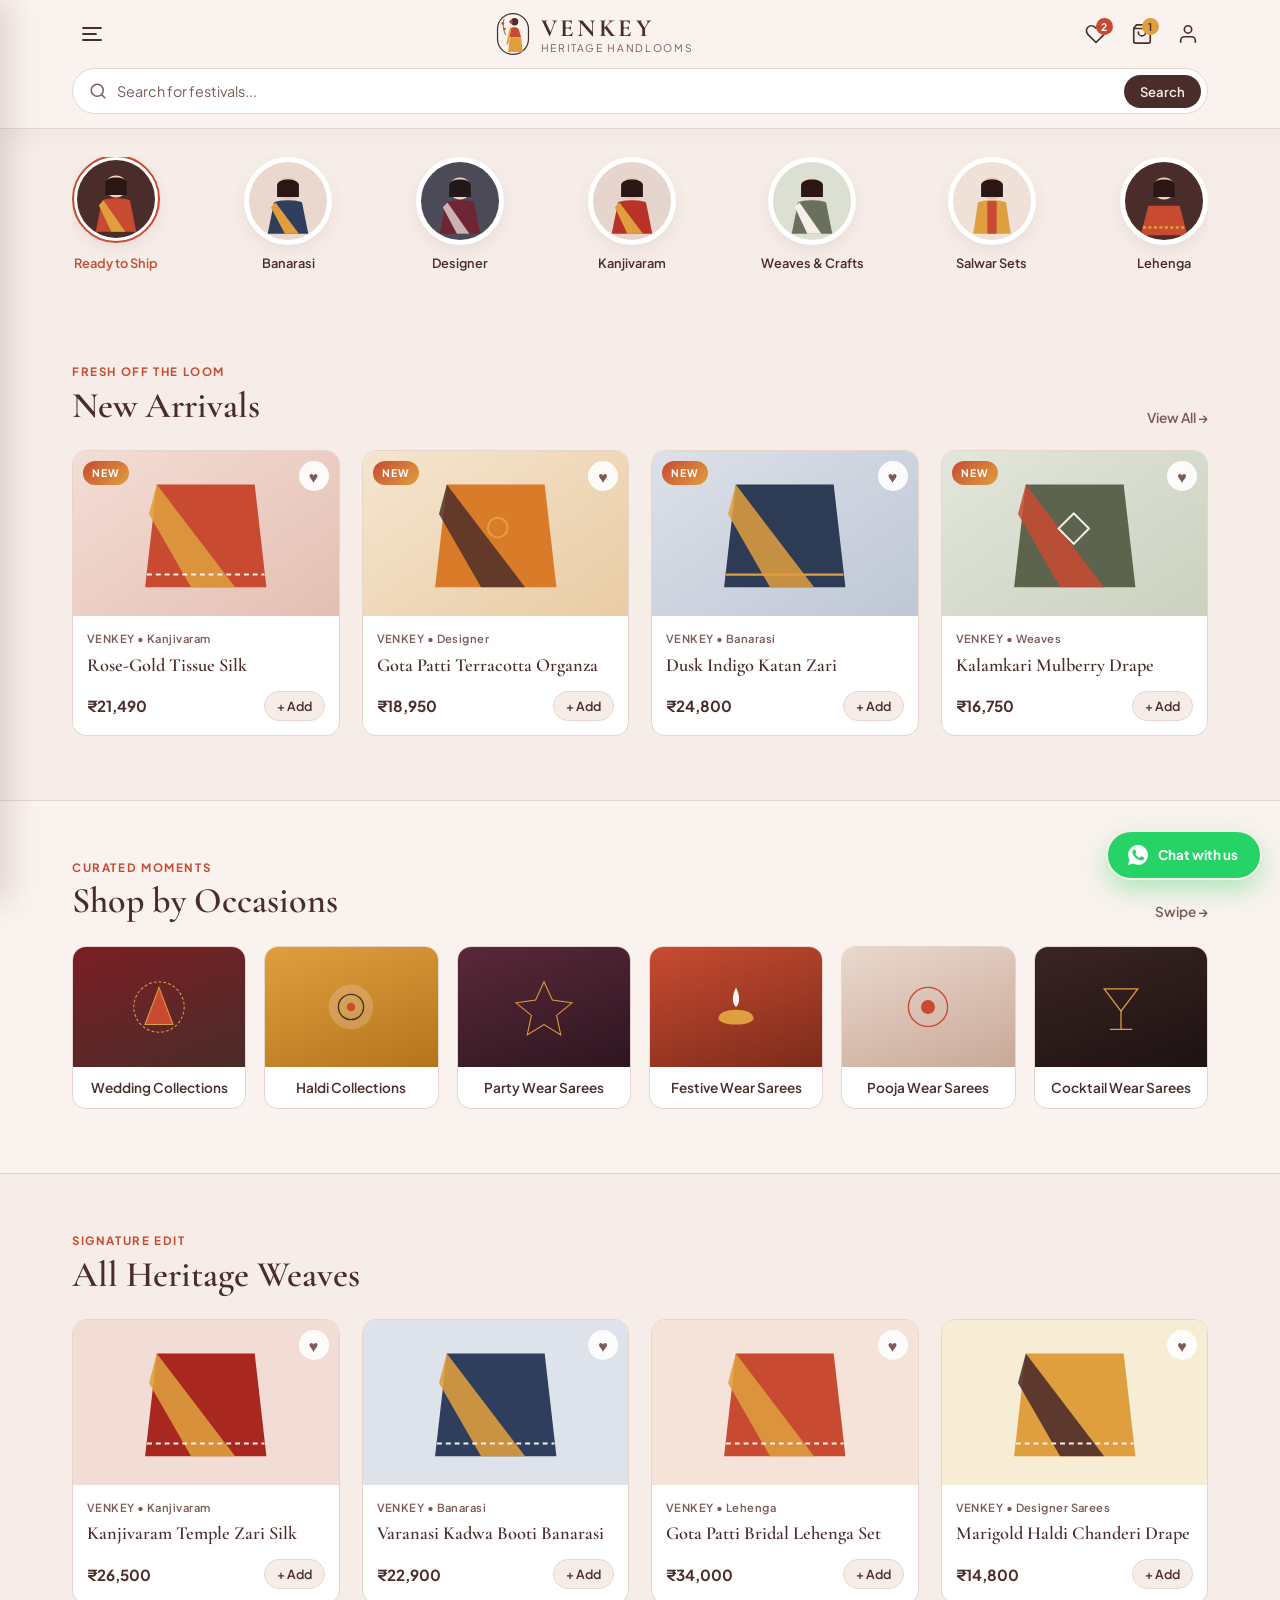
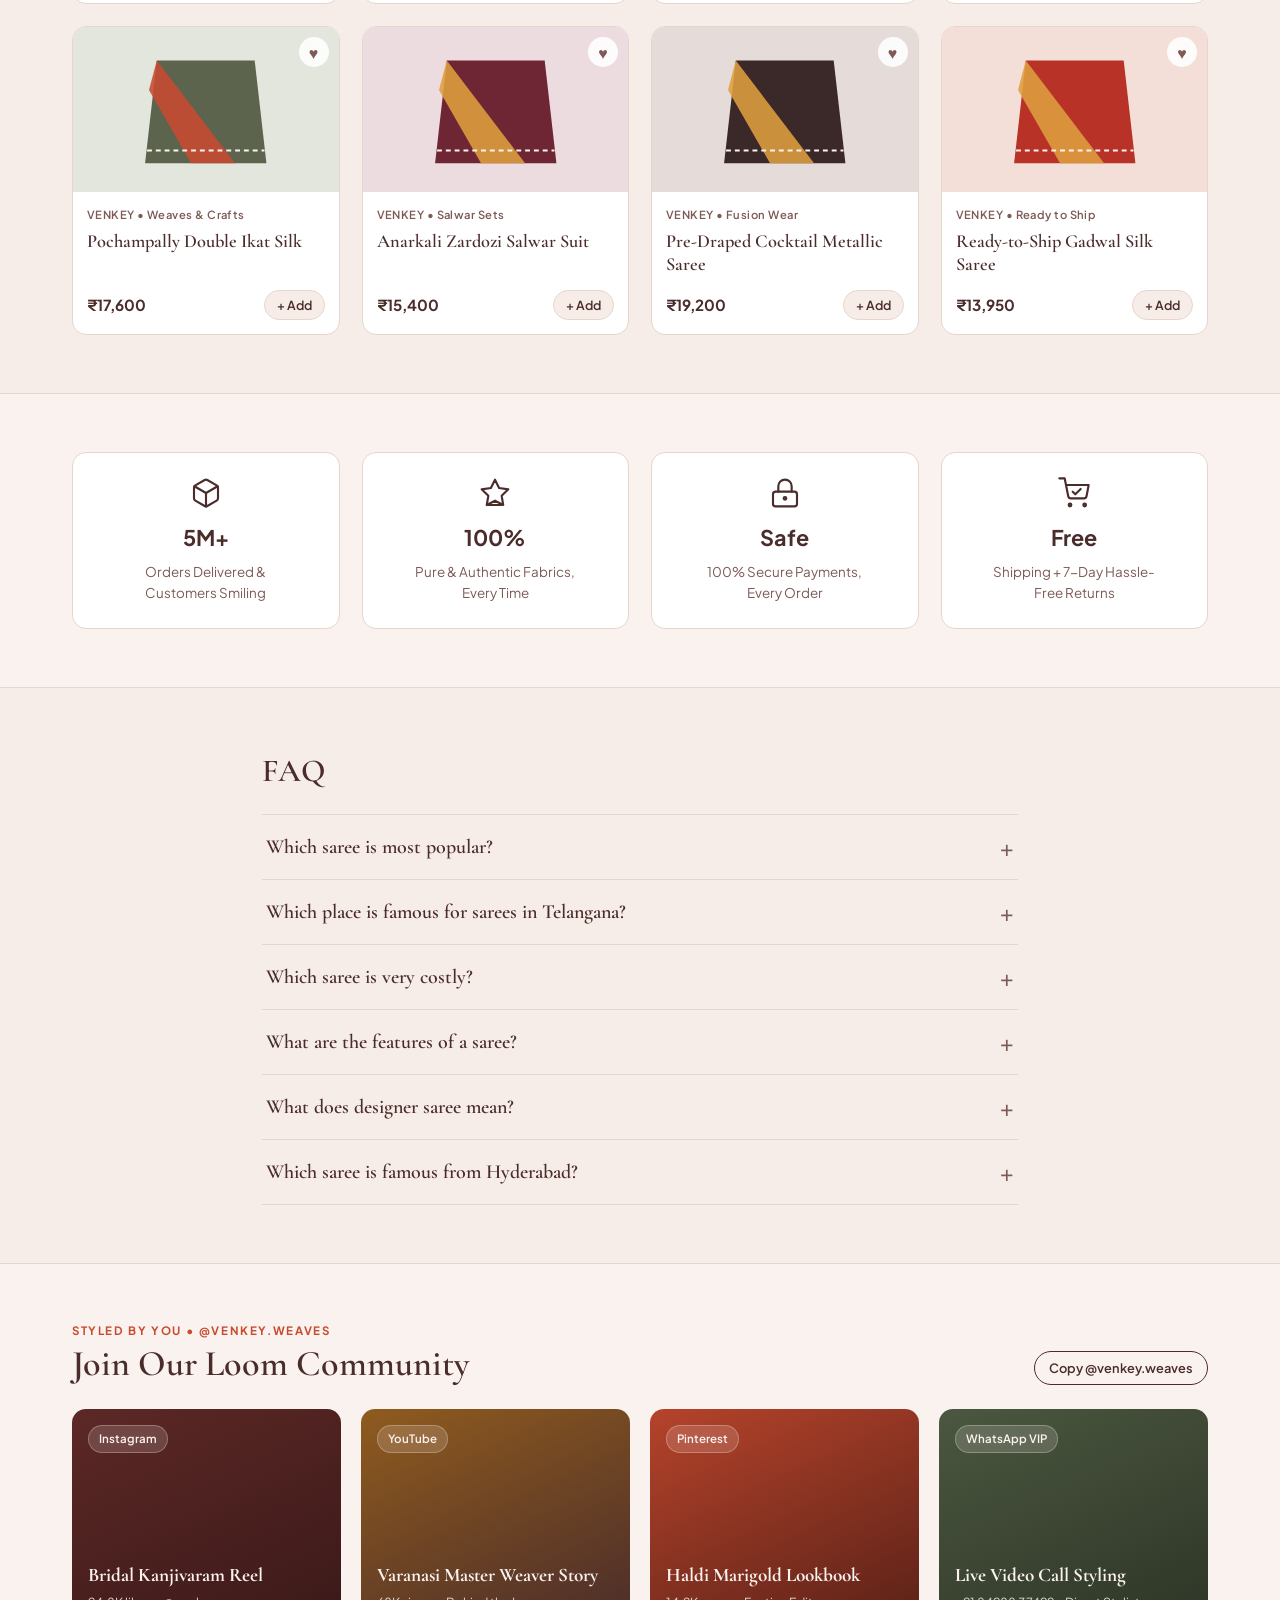
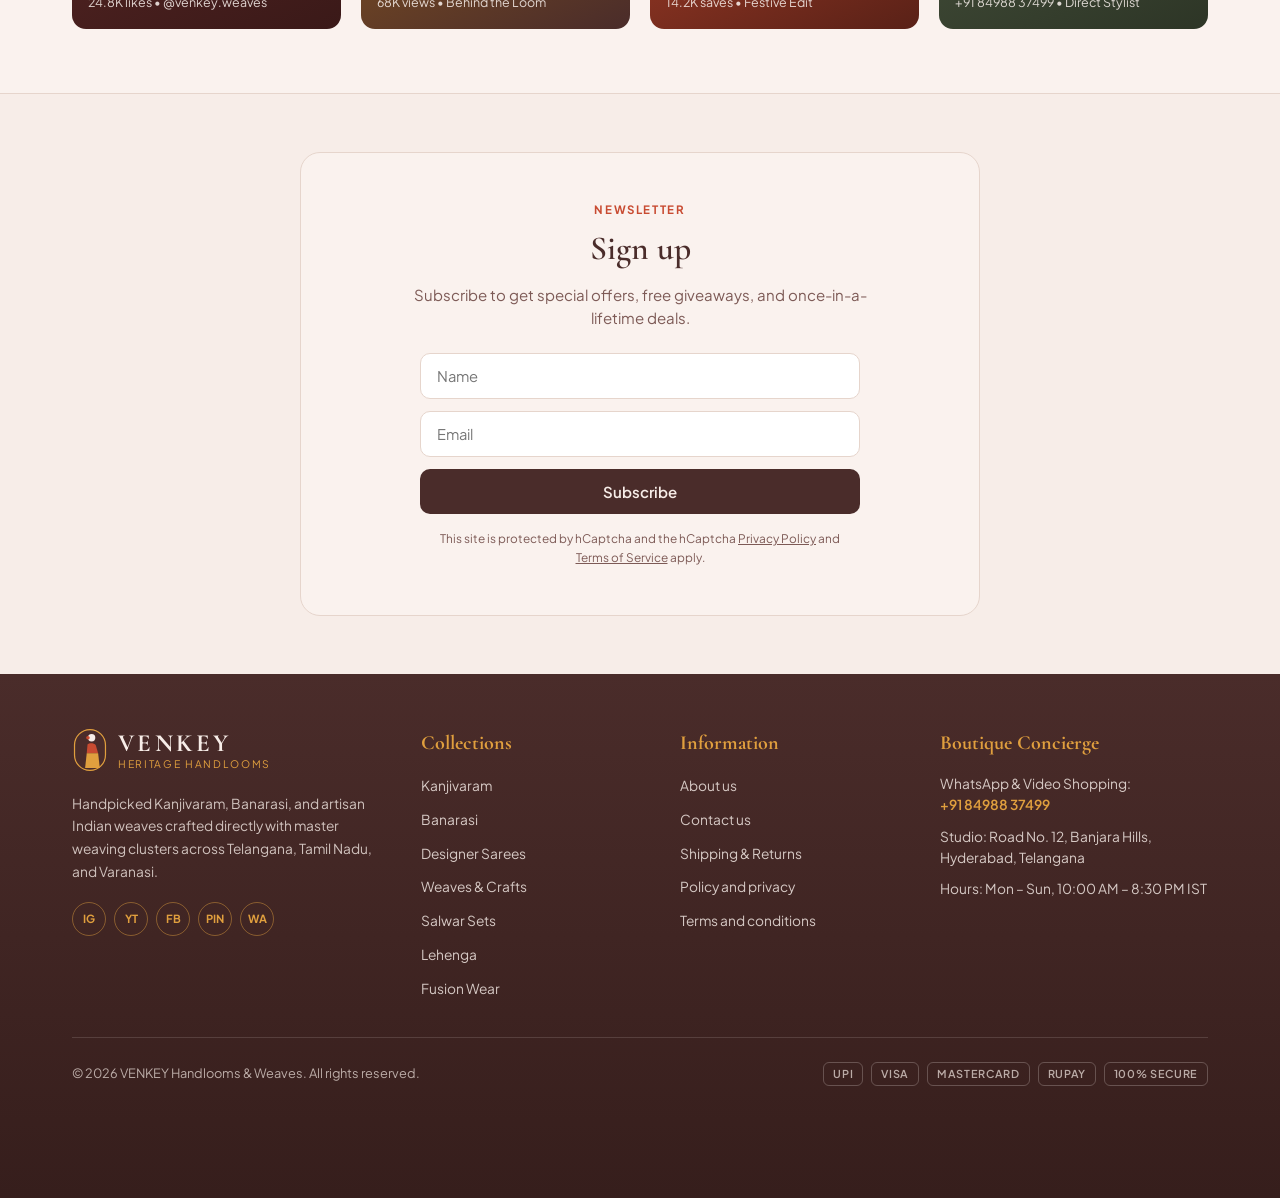
<file: index.html>
<!DOCTYPE html>
<html lang="en">
<head>
  <meta charset="UTF-8" />
  <meta name="viewport" content="width=device-width, initial-scale=1.0" />
  <title>VENKEY — Heritage Indian Handlooms &amp; Sarees</title>
  <link rel="preconnect" href="https://fonts.googleapis.com" />
  <link rel="preconnect" href="https://fonts.gstatic.com" crossorigin />
  <link href="https://fonts.googleapis.com/css2?family=Cormorant+Garamond:ital,wght@0,500;0,600;0,700;1,600&family=Plus+Jakarta+Sans:wght@400;500;600;700&display=swap" rel="stylesheet" />
  <link rel="stylesheet" href="style.css" />
</head>
<body>

  <!-- ==================== STICKY HEADER ==================== -->
  <header class="site-header">
    <div class="container navbar-row">
      <!-- Left: Menu Button -->
      <button type="button" class="icon-btn" id="menuOpenBtn" aria-label="Open menu">
        <svg width="24" height="24" viewBox="0 0 24 24" fill="none" stroke="currentColor" stroke-width="1.8" stroke-linecap="round">
          <line x1="3" y1="6" x2="21" y2="6" />
          <line x1="3" y1="12" x2="16" y2="12" />
          <line x1="3" y1="18" x2="21" y2="18" />
        </svg>
      </button>

      <!-- Center: Saree & Botanical Logo Emblem + VENKEY Brand Name -->
      <a href="#top" class="brand-lockup" onclick="resetFilter(); return false;">
        <svg class="brand-emblem" viewBox="0 0 44 54" fill="none" xmlns="http://www.w3.org/2000/svg" aria-hidden="true">
          <rect x="3" y="2" width="38" height="50" rx="19" stroke="#4A2C2A" stroke-width="1.5" fill="#FAF2EE"/>
          <path d="M11 9C9 15 10 22 13 28" stroke="#6B705C" stroke-width="1.2" stroke-linecap="round"/>
          <circle cx="9.5" cy="14" r="1.8" fill="#C84B31"/>
          <circle cx="11.5" cy="21" r="1.6" fill="#C84B31"/>
          <circle cx="24" cy="12" r="4.5" fill="#4A2C2A"/>
          <circle cx="19.5" cy="12" r="2.2" fill="#C84B31"/>
          <path d="M19 20C21 18 27 18 29 21L32 31L18 31L19 20Z" fill="#C84B31"/>
          <path d="M18 31L32 31L34 49H16L18 31Z" fill="#E09F3E"/>
          <path d="M19 20L15 39" stroke="#E09F3E" stroke-width="2.2" stroke-linecap="round"/>
        </svg>
        <div class="brand-text">
          <span class="brand-name">VENKEY</span>
          <span class="brand-sub">Heritage Handlooms</span>
        </div>
      </a>

      <!-- Right: Wishlist, Cart, Profile -->
      <div class="nav-actions">
        <button type="button" class="icon-btn" onclick="showToast('Wishlist: ' + wishlistCount + ' saved weaves')" aria-label="Wishlist">
          <svg width="22" height="22" viewBox="0 0 24 24" fill="none" stroke="currentColor" stroke-width="1.8" stroke-linecap="round" stroke-linejoin="round">
            <path d="M20.84 4.61a5.5 5.5 0 0 0-7.78 0L12 5.67l-1.06-1.06a5.5 5.5 0 0 0-7.78 7.78l1.06 1.06L12 21.23l7.78-7.78 1.06-1.06a5.5 5.5 0 0 0 0-7.78z"/>
          </svg>
          <span class="badge" id="wishlistBadge">2</span>
        </button>

        <button type="button" class="icon-btn" onclick="showToast('Shopping Bag: ' + cartCount + ' items ready')" aria-label="Cart">
          <svg width="22" height="22" viewBox="0 0 24 24" fill="none" stroke="currentColor" stroke-width="1.8" stroke-linecap="round" stroke-linejoin="round">
            <path d="M6 2L3 6v14a2 2 0 0 0 2 2h14a2 2 0 0 0 2-2V6l-3-4z"/>
            <line x1="3" y1="6" x2="21" y2="6"/>
            <path d="M16 10a4 4 0 0 1-8 0"/>
          </svg>
          <span class="badge badge-gold" id="cartBadge">1</span>
        </button>

        <button type="button" class="icon-btn" onclick="showToast('Welcome back to VENKEY Studio')" aria-label="Profile">
          <svg width="22" height="22" viewBox="0 0 24 24" fill="none" stroke="currentColor" stroke-width="1.8" stroke-linecap="round" stroke-linejoin="round">
            <path d="M20 21v-2a4 4 0 0 0-4-4H8a4 4 0 0 0-4 4v2"/>
            <circle cx="12" cy="7" r="4"/>
          </svg>
        </button>
      </div>
    </div>

    <!-- Sub-Header 10-Second Animated Search Bar -->
    <div class="search-bar-wrap">
      <div class="container">
        <form class="search-box" onsubmit="handleSearchSubmit(event)">
          <svg class="search-icon" width="18" height="18" viewBox="0 0 24 24" fill="none" stroke="currentColor" stroke-width="2" stroke-linecap="round" stroke-linejoin="round">
            <circle cx="11" cy="11" r="8"/>
            <line x1="21" y1="21" x2="16.65" y2="16.65"/>
          </svg>

          <div class="search-input-holder">
            <input type="text" id="searchInput" aria-label="Search sarees and ethnic wear" autocomplete="off" />
            <span class="animated-placeholder" id="animatedPlaceholder">Search for festivals...</span>
          </div>

          <button type="button" class="clear-btn" id="clearSearchBtn" aria-label="Clear search">&times;</button>
          <button type="submit" class="search-submit-btn">Search</button>
        </form>
      </div>
    </div>
  </header>

  <!-- ==================== SLIDE-OUT MENU DRAWER ==================== -->
  <div class="drawer-backdrop" id="drawerBackdrop"></div>
  <aside class="nav-drawer" id="navDrawer" aria-hidden="true">
    <div class="drawer-header">
      <div class="brand-lockup">
        <svg class="brand-emblem" viewBox="0 0 44 54" fill="none" xmlns="http://www.w3.org/2000/svg">
          <rect x="3" y="2" width="38" height="50" rx="19" stroke="#4A2C2A" stroke-width="1.5" fill="#FAF2EE"/>
          <circle cx="24" cy="12" r="4.5" fill="#4A2C2A"/>
          <circle cx="19.5" cy="12" r="2.2" fill="#C84B31"/>
          <path d="M19 20C21 18 27 18 29 21L32 31L18 31L19 20Z" fill="#C84B31"/>
          <path d="M18 31L32 31L34 49H16L18 31Z" fill="#E09F3E"/>
        </svg>
        <div class="brand-text">
          <span class="brand-name">VENKEY</span>
          <span class="brand-sub">Menu &amp; Collections</span>
        </div>
      </div>
      <button type="button" class="icon-btn" id="menuCloseBtn" aria-label="Close menu">
        <svg width="22" height="22" viewBox="0 0 24 24" fill="none" stroke="currentColor" stroke-width="2" stroke-linecap="round">
          <line x1="18" y1="6" x2="6" y2="18"/>
          <line x1="6" y1="6" x2="18" y2="18"/>
        </svg>
      </button>
    </div>

    <div class="drawer-body">
      <p class="drawer-label">Shop Collections</p>
      <ul class="drawer-list">
        <li><button type="button" onclick="selectCategoryFromDrawer('Kanjivaram')">Kanjivaram <span>&rsaquo;</span></button></li>
        <li><button type="button" onclick="selectCategoryFromDrawer('Banarasi')">Banarasi <span>&rsaquo;</span></button></li>
        <li><button type="button" onclick="selectCategoryFromDrawer('Designer Sarees')">Designer Sarees <span>&rsaquo;</span></button></li>
        <li><button type="button" onclick="selectCategoryFromDrawer('Weaves & Crafts')">Weaves &amp; Crafts <span>&rsaquo;</span></button></li>
        <li><button type="button" onclick="selectCategoryFromDrawer('Salwar Sets')">Salwar Sets <span>&rsaquo;</span></button></li>
        <li><button type="button" onclick="selectCategoryFromDrawer('Lehenga')">Lehenga <span>&rsaquo;</span></button></li>
        <li><button type="button" onclick="selectCategoryFromDrawer('Fusion Wear')">Fusion Wear <span>&rsaquo;</span></button></li>
      </ul>

      <div class="drawer-divider"></div>

      <p class="drawer-label">Brand &amp; Support</p>
      <ul class="drawer-list drawer-secondary">
        <li><a href="#footerSection" onclick="closeDrawer()">Contact us</a></li>
        <li>
          <div class="about-social-block">
            <a href="#socialSection" onclick="closeDrawer()" class="about-link">About us</a>
            <div class="drawer-socials">
              <a href="https://instagram.com" target="_blank" rel="noopener" aria-label="Instagram" title="Instagram">IG</a>
              <a href="https://facebook.com" target="_blank" rel="noopener" aria-label="Facebook" title="Facebook">FB</a>
              <a href="https://pinterest.com" target="_blank" rel="noopener" aria-label="Pinterest" title="Pinterest">PIN</a>
              <a href="https://wa.me/918498837499?text=Hi%20VENKEY%2C%20I%20would%20love%20to%20explore%20your%20saree%20collections." target="_blank" rel="noopener" aria-label="WhatsApp" title="WhatsApp">WA</a>
            </div>
          </div>
        </li>
        <li><a href="#footerSection" onclick="closeDrawer(); showToast('Viewing Policy and Privacy');">Policy and privacy</a></li>
        <li><a href="#footerSection" onclick="closeDrawer(); showToast('Viewing Terms and Conditions');">Terms and conditions</a></li>
      </ul>
    </div>
  </aside>

  <main id="top">
    <!-- ==================== 1. CIRCULAR CATEGORY STRIP ==================== -->
    <section class="section-block circle-strip-section" aria-label="Featured Categories">
      <div class="container">
        <div class="circle-strip" id="circleStrip">
          <button type="button" class="circle-item active" data-cat="Ready to Ship" onclick="filterByCategory('Ready to Ship', this)">
            <div class="circle-avatar">
              <svg viewBox="0 0 100 100" fill="none">
                <rect width="100" height="100" fill="#4A2C2A"/>
                <circle cx="50" cy="34" r="14" fill="#F2D3C2"/>
                <path d="M36 30C36 20 64 20 64 30V45H36V30Z" fill="#2A1615"/>
                <path d="M32 52C38 48 62 48 68 52L76 92H24L32 52Z" fill="#C84B31"/>
                <path d="M34 52L62 92H44L28 58L34 52Z" fill="#E09F3E"/>
              </svg>
            </div>
            <span>Ready to Ship</span>
          </button>

          <button type="button" class="circle-item" data-cat="Banarasi" onclick="filterByCategory('Banarasi', this)">
            <div class="circle-avatar">
              <svg viewBox="0 0 100 100" fill="none">
                <rect width="100" height="100" fill="#EAD8CE"/>
                <circle cx="50" cy="34" r="14" fill="#E9C3AE"/>
                <path d="M36 30C36 20 64 20 64 30V45H36V30Z" fill="#2A1615"/>
                <path d="M32 52C38 48 62 48 68 52L76 92H24L32 52Z" fill="#2F3E5C"/>
                <path d="M34 52L64 92H46L28 58L34 52Z" fill="#E09F3E"/>
              </svg>
            </div>
            <span>Banarasi</span>
          </button>

          <button type="button" class="circle-item" data-cat="Designer Sarees" onclick="filterByCategory('Designer Sarees', this)">
            <div class="circle-avatar">
              <svg viewBox="0 0 100 100" fill="none">
                <rect width="100" height="100" fill="#4D4A58"/>
                <circle cx="50" cy="34" r="14" fill="#F2D3C2"/>
                <path d="M36 30C36 20 64 20 64 30V45H36V30Z" fill="#231818"/>
                <path d="M32 52C38 48 62 48 68 52L76 92H24L32 52Z" fill="#6E2634"/>
                <path d="M34 52L62 92H46L28 58L34 52Z" fill="#F7EDE8" fill-opacity="0.7"/>
              </svg>
            </div>
            <span>Designer</span>
          </button>

          <button type="button" class="circle-item" data-cat="Kanjivaram" onclick="filterByCategory('Kanjivaram', this)">
            <div class="circle-avatar">
              <svg viewBox="0 0 100 100" fill="none">
                <rect width="100" height="100" fill="#E6D5CC"/>
                <circle cx="50" cy="34" r="14" fill="#E9C3AE"/>
                <path d="M36 30C36 20 64 20 64 30V45H36V30Z" fill="#2A1615"/>
                <path d="M32 52C38 48 62 48 68 52L76 92H24L32 52Z" fill="#B83227"/>
                <path d="M34 52L64 92H44L28 58L34 52Z" fill="#E09F3E"/>
              </svg>
            </div>
            <span>Kanjivaram</span>
          </button>

          <button type="button" class="circle-item" data-cat="Weaves & Crafts" onclick="filterByCategory('Weaves & Crafts', this)">
            <div class="circle-avatar">
              <svg viewBox="0 0 100 100" fill="none">
                <rect width="100" height="100" fill="#DCE0D2"/>
                <circle cx="50" cy="34" r="14" fill="#F2D3C2"/>
                <path d="M36 30C36 20 64 20 64 30V45H36V30Z" fill="#2A1615"/>
                <path d="M32 52C38 48 62 48 68 52L76 92H24L32 52Z" fill="#6B705C"/>
                <path d="M34 52L62 92H44L28 58L34 52Z" fill="#F7EDE8"/>
              </svg>
            </div>
            <span>Weaves &amp; Crafts</span>
          </button>

          <button type="button" class="circle-item" data-cat="Salwar Sets" onclick="filterByCategory('Salwar Sets', this)">
            <div class="circle-avatar">
              <svg viewBox="0 0 100 100" fill="none">
                <rect width="100" height="100" fill="#EFE0D8"/>
                <circle cx="50" cy="34" r="14" fill="#E9C3AE"/>
                <path d="M36 30C36 20 64 20 64 30V45H36V30Z" fill="#2A1615"/>
                <path d="M32 52C38 48 62 48 68 52L74 92H26L32 52Z" fill="#E09F3E"/>
                <path d="M44 50H56V92H44V50Z" fill="#C84B31"/>
              </svg>
            </div>
            <span>Salwar Sets</span>
          </button>

          <button type="button" class="circle-item" data-cat="Lehenga" onclick="filterByCategory('Lehenga', this)">
            <div class="circle-avatar">
              <svg viewBox="0 0 100 100" fill="none">
                <rect width="100" height="100" fill="#4A2C2A"/>
                <circle cx="50" cy="34" r="14" fill="#F2D3C2"/>
                <path d="M36 30C36 20 64 20 64 30V45H36V30Z" fill="#2A1615"/>
                <path d="M30 56L70 56L80 94H20L30 56Z" fill="#C84B31"/>
                <line x1="23" y1="84" x2="77" y2="84" stroke="#E09F3E" stroke-width="3" stroke-dasharray="4 3"/>
              </svg>
            </div>
            <span>Lehenga</span>
          </button>
        </div>
      </div>
    </section>

    <!-- ==================== 2. NEW ARRIVALS SECTION ==================== -->
    <section class="section-block" aria-labelledby="newArrivalsHeading">
      <div class="container">
        <div class="section-head">
          <div>
            <span class="eyebrow">Fresh Off the Loom</span>
            <h2 class="section-title" id="newArrivalsHeading">New Arrivals</h2>
          </div>
          <button type="button" class="text-link-btn" onclick="resetFilter()">View All &rarr;</button>
        </div>

        <div class="horizontal-cards">
          <article class="product-card">
            <div class="product-art" style="background: linear-gradient(145deg, #F3DDD5, #E4BFB3);">
              <span class="pill-badge">NEW</span>
              <button type="button" class="wish-btn" onclick="toggleWish(this)" aria-label="Save to wishlist">&hearts;</button>
              <svg viewBox="0 0 160 140" fill="none">
                <path d="M30 20H130L142 125H18L30 20Z" fill="#C84B31"/>
                <path d="M30 20L110 125H65L22 50L30 20Z" fill="#E09F3E" fill-opacity="0.88"/>
                <line x1="20" y1="112" x2="140" y2="112" stroke="#FAF2EE" stroke-width="2" stroke-dasharray="5 4"/>
              </svg>
            </div>
            <div class="product-info">
              <span class="product-tag">VENKEY &bull; Kanjivaram</span>
              <h3>Rose-Gold Tissue Silk</h3>
              <div class="product-footer">
                <span class="price">&#8377;21,490</span>
                <button type="button" class="add-bag-btn" onclick="addToCart('Rose-Gold Tissue Silk')">+ Add</button>
              </div>
            </div>
          </article>

          <article class="product-card">
            <div class="product-art" style="background: linear-gradient(145deg, #F5E5CF, #E9CCA4);">
              <span class="pill-badge">NEW</span>
              <button type="button" class="wish-btn" onclick="toggleWish(this)" aria-label="Save to wishlist">&hearts;</button>
              <svg viewBox="0 0 160 140" fill="none">
                <path d="M30 20H130L142 125H18L30 20Z" fill="#D97B29"/>
                <path d="M30 20L110 125H65L22 50L30 20Z" fill="#4A2C2A" fill-opacity="0.82"/>
                <circle cx="82" cy="64" r="10" stroke="#E09F3E" stroke-width="2"/>
              </svg>
            </div>
            <div class="product-info">
              <span class="product-tag">VENKEY &bull; Designer</span>
              <h3>Gota Patti Terracotta Organza</h3>
              <div class="product-footer">
                <span class="price">&#8377;18,950</span>
                <button type="button" class="add-bag-btn" onclick="addToCart('Gota Patti Terracotta Organza')">+ Add</button>
              </div>
            </div>
          </article>

          <article class="product-card">
            <div class="product-art" style="background: linear-gradient(145deg, #DCE0E8, #BFC7D6);">
              <span class="pill-badge">NEW</span>
              <button type="button" class="wish-btn" onclick="toggleWish(this)" aria-label="Save to wishlist">&hearts;</button>
              <svg viewBox="0 0 160 140" fill="none">
                <path d="M30 20H130L142 125H18L30 20Z" fill="#2E3B55"/>
                <path d="M30 20L110 125H65L22 50L30 20Z" fill="#E09F3E" fill-opacity="0.85"/>
                <line x1="20" y1="112" x2="140" y2="112" stroke="#E09F3E" stroke-width="2.5"/>
              </svg>
            </div>
            <div class="product-info">
              <span class="product-tag">VENKEY &bull; Banarasi</span>
              <h3>Dusk Indigo Katan Zari</h3>
              <div class="product-footer">
                <span class="price">&#8377;24,800</span>
                <button type="button" class="add-bag-btn" onclick="addToCart('Dusk Indigo Katan Zari')">+ Add</button>
              </div>
            </div>
          </article>

          <article class="product-card">
            <div class="product-art" style="background: linear-gradient(145deg, #E3E6DC, #CBD1C0);">
              <span class="pill-badge">NEW</span>
              <button type="button" class="wish-btn" onclick="toggleWish(this)" aria-label="Save to wishlist">&hearts;</button>
              <svg viewBox="0 0 160 140" fill="none">
                <path d="M30 20H130L142 125H18L30 20Z" fill="#5D644E"/>
                <path d="M30 20L110 125H65L22 50L30 20Z" fill="#C84B31" fill-opacity="0.85"/>
                <rect x="68" y="54" width="22" height="22" transform="rotate(45 79 65)" stroke="#FAF2EE" stroke-width="2"/>
              </svg>
            </div>
            <div class="product-info">
              <span class="product-tag">VENKEY &bull; Weaves</span>
              <h3>Kalamkari Mulberry Drape</h3>
              <div class="product-footer">
                <span class="price">&#8377;16,750</span>
                <button type="button" class="add-bag-btn" onclick="addToCart('Kalamkari Mulberry Drape')">+ Add</button>
              </div>
            </div>
          </article>
        </div>
      </div>
    </section>

    <!-- ==================== 3. SHOP BY OCCASIONS (HORIZONTAL) ==================== -->
    <section class="section-block section-tinted" aria-labelledby="occasionsHeading">
      <div class="container">
        <div class="section-head">
          <div>
            <span class="eyebrow">Curated Moments</span>
            <h2 class="section-title" id="occasionsHeading">Shop by Occasions</h2>
          </div>
          <span class="scroll-hint">Swipe &rarr;</span>
        </div>

        <div class="occasion-strip" id="occasionStrip">
          <button type="button" class="occasion-card" onclick="filterByOccasion('Wedding Collections', this)">
            <div class="occasion-art" style="background: linear-gradient(160deg, #7B1E24, #4A2C2A);">
              <svg viewBox="0 0 120 120" fill="none">
                <circle cx="60" cy="60" r="36" stroke="#E09F3E" stroke-width="1.5" stroke-dasharray="4 3"/>
                <path d="M40 85L60 32L80 85H40Z" fill="#C84B31" stroke="#E09F3E" stroke-width="1.5"/>
              </svg>
            </div>
            <span class="occasion-title">Wedding Collections</span>
          </button>

          <button type="button" class="occasion-card" onclick="filterByOccasion('Haldi Collections', this)">
            <div class="occasion-art" style="background: linear-gradient(160deg, #E09F3E, #B5741C);">
              <svg viewBox="0 0 120 120" fill="none">
                <circle cx="60" cy="60" r="32" fill="#FAF2EE" fill-opacity="0.2"/>
                <circle cx="60" cy="60" r="18" stroke="#4A2C2A" stroke-width="2"/>
                <circle cx="60" cy="60" r="6" fill="#C84B31"/>
              </svg>
            </div>
            <span class="occasion-title">Haldi Collections</span>
          </button>

          <button type="button" class="occasion-card" onclick="filterByOccasion('Party Wear Sarees', this)">
            <div class="occasion-art" style="background: linear-gradient(160deg, #5A283A, #2E1620);">
              <svg viewBox="0 0 120 120" fill="none">
                <polygon points="60,24 72,50 100,54 78,72 84,100 60,85 36,100 42,72 20,54 48,50" stroke="#E09F3E" stroke-width="1.5" fill="none"/>
              </svg>
            </div>
            <span class="occasion-title">Party Wear Sarees</span>
          </button>

          <button type="button" class="occasion-card" onclick="filterByOccasion('Festive Wear Sarees', this)">
            <div class="occasion-art" style="background: linear-gradient(160deg, #C84B31, #7C2B1B);">
              <svg viewBox="0 0 120 120" fill="none">
                <path d="M35 76C35 60 85 60 85 76C85 88 35 88 35 76Z" fill="#E09F3E"/>
                <path d="M60 32C66 44 66 54 60 60C54 54 54 44 60 32Z" fill="#FAF2EE"/>
              </svg>
            </div>
            <span class="occasion-title">Festive Wear Sarees</span>
          </button>

          <button type="button" class="occasion-card" onclick="filterByOccasion('Pooja Wear Sarees', this)">
            <div class="occasion-art" style="background: linear-gradient(160deg, #EAD8CE, #C9A998);">
              <svg viewBox="0 0 120 120" fill="none">
                <circle cx="60" cy="60" r="28" stroke="#C84B31" stroke-width="2"/>
                <circle cx="60" cy="60" r="10" fill="#C84B31"/>
              </svg>
            </div>
            <span class="occasion-title">Pooja Wear Sarees</span>
          </button>

          <button type="button" class="occasion-card" onclick="filterByOccasion('Cocktail Wear Sarees', this)">
            <div class="occasion-art" style="background: linear-gradient(160deg, #3A2524, #1E1212);">
              <svg viewBox="0 0 120 120" fill="none">
                <path d="M36 34H84L60 66L36 34Z" stroke="#E09F3E" stroke-width="1.8"/>
                <line x1="60" y1="66" x2="60" y2="92" stroke="#E09F3E" stroke-width="1.8"/>
                <line x1="44" y1="92" x2="76" y2="92" stroke="#E09F3E" stroke-width="1.8"/>
              </svg>
            </div>
            <span class="occasion-title">Cocktail Wear Sarees</span>
          </button>
        </div>
      </div>
    </section>

    <!-- ==================== 4. CURATED COLLECTION GRID ==================== -->
    <section class="section-block" id="collectionGridSection" aria-labelledby="collectionHeading">
      <div class="container">
        <div class="section-head">
          <div>
            <span class="eyebrow">Signature Edit</span>
            <h2 class="section-title" id="collectionHeading">All Heritage Weaves</h2>
          </div>
          <button type="button" class="reset-pill" id="resetFilterBtn" onclick="resetFilter()" hidden>Show All</button>
        </div>

        <div class="collection-grid" id="collectionGrid"></div>
      </div>
    </section>

    <!-- ==================== 5. TRUST & BRAND PROMISES ==================== -->
    <section class="section-block section-tinted" aria-label="VENKEY Brand Promises">
      <div class="container">
        <div class="trust-grid">
          <div class="trust-card">
            <svg width="32" height="32" viewBox="0 0 24 24" fill="none" stroke="#4A2C2A" stroke-width="1.6" stroke-linecap="round" stroke-linejoin="round">
              <path d="M21 16V8a2 2 0 0 0-1-1.73l-7-4a2 2 0 0 0-2 0l-7 4A2 2 0 0 0 3 8v8a2 2 0 0 0 1 1.73l7 4a2 2 0 0 0 2 0l7-4A2 2 0 0 0 21 16z"/>
              <polyline points="3.27 6.96 12 12.01 20.73 6.96"/>
              <line x1="12" y1="22.08" x2="12" y2="12"/>
            </svg>
            <strong>5M+</strong>
            <p>Orders Delivered &amp; Customers Smiling</p>
          </div>

          <div class="trust-card">
            <svg width="32" height="32" viewBox="0 0 24 24" fill="none" stroke="#4A2C2A" stroke-width="1.6" stroke-linecap="round" stroke-linejoin="round">
              <polygon points="12 2 15.09 8.26 22 9.27 17 14.14 18.18 21.02 12 17.77 5.82 21.02 7 14.14 2 9.27 8.91 8.26 12 2"/>
              <path d="M7 21h10"/>
            </svg>
            <strong>100%</strong>
            <p>Pure &amp; Authentic Fabrics, Every Time</p>
          </div>

          <div class="trust-card">
            <svg width="32" height="32" viewBox="0 0 24 24" fill="none" stroke="#4A2C2A" stroke-width="1.6" stroke-linecap="round" stroke-linejoin="round">
              <rect x="3" y="11" width="18" height="11" rx="2" ry="2"/>
              <path d="M7 11V7a5 5 0 0 1 10 0v4"/>
              <circle cx="12" cy="16" r="1"/>
            </svg>
            <strong>Safe</strong>
            <p>100% Secure Payments, Every Order</p>
          </div>

          <div class="trust-card">
            <svg width="32" height="32" viewBox="0 0 24 24" fill="none" stroke="#4A2C2A" stroke-width="1.6" stroke-linecap="round" stroke-linejoin="round">
              <circle cx="9" cy="21" r="1"/>
              <circle cx="20" cy="21" r="1"/>
              <path d="M1 1h4l2.68 13.39a2 2 0 0 0 2 1.61h9.72a2 2 0 0 0 2-1.61L23 6H6"/>
              <polyline points="11 11 13 13 17 9"/>
            </svg>
            <strong>Free</strong>
            <p>Shipping + 7-Day Hassle-Free Returns</p>
          </div>
        </div>
      </div>
    </section>

    <!-- ==================== 6. FAQ ACCORDION SECTION ==================== -->
    <section class="section-block" aria-labelledby="faqHeading">
      <div class="container faq-container">
        <h2 class="faq-heading" id="faqHeading">FAQ</h2>

        <div class="faq-list">
          <div class="faq-item">
            <button type="button" class="faq-question" aria-expanded="false">
              <span>Which saree is most popular?</span>
              <span class="faq-plus">+</span>
            </button>
            <div class="faq-answer">
              <p>Pure Kanjivaram silk and handwoven Banarasi brocade sarees remain the most celebrated weaves across India for weddings, milestone ceremonies, and heirloom gifting.</p>
            </div>
          </div>

          <div class="faq-item">
            <button type="button" class="faq-question" aria-expanded="false">
              <span>Which place is famous for sarees in Telangana?</span>
              <span class="faq-plus">+</span>
            </button>
            <div class="faq-answer">
              <p>Pochampally (Bhoodan Pochampally) is world-renowned for its GI-tagged double Ikat weaves, alongside Gadwal and Narayanpet for their signature cotton-silk temple borders.</p>
            </div>
          </div>

          <div class="faq-item">
            <button type="button" class="faq-question" aria-expanded="false">
              <span>Which saree is very costly?</span>
              <span class="faq-plus">+</span>
            </button>
            <div class="faq-answer">
              <p>Heirloom Kanjivaram sarees woven with pure 24-karat gold-dipped silver zari, hand-spun Paithani, and intricate Patan Patola double Ikat sarees command the highest value due to months of master loom artistry.</p>
            </div>
          </div>

          <div class="faq-item">
            <button type="button" class="faq-question" aria-expanded="false">
              <span>What are the features of a saree?</span>
              <span class="faq-plus">+</span>
            </button>
            <div class="faq-answer">
              <p>An unstitched drape typically measuring 5.5 to 6.5 yards, featuring a main body field, contrasting woven borders (korvai or zari), an ornate pallu end-piece, and a matching blouse piece.</p>
            </div>
          </div>

          <div class="faq-item">
            <button type="button" class="faq-question" aria-expanded="false">
              <span>What does designer saree mean?</span>
              <span class="faq-plus">+</span>
            </button>
            <div class="faq-answer">
              <p>A designer saree blends traditional Indian handloom textiles with contemporary silhouettes, pre-stitched pleats, custom hand-embroidery like Gota Patti or zardozi, and couture blouse pairings.</p>
            </div>
          </div>

          <div class="faq-item">
            <button type="button" class="faq-question" aria-expanded="false">
              <span>Which saree is famous from Hyderabad?</span>
              <span class="faq-plus">+</span>
            </button>
            <div class="faq-answer">
              <p>Hyderabad is celebrated for Pochampally Ikat silks, royal Nizami Khada Dupatta ensembles, and finely embellished Gota Patti &amp; zardozi bridal sarees curated at VENKEY.</p>
            </div>
          </div>
        </div>
      </div>
    </section>

    <!-- ==================== 7. SOCIAL MEDIA COMMUNITY SECTION ==================== -->
    <section class="section-block section-tinted" id="socialSection" aria-labelledby="socialHeading">
      <div class="container">
        <div class="section-head">
          <div>
            <span class="eyebrow">Styled by You &bull; @venkey.weaves</span>
            <h2 class="section-title" id="socialHeading">Join Our Loom Community</h2>
          </div>
          <button type="button" class="copy-handle-btn" onclick="copyHandle()">Copy @venkey.weaves</button>
        </div>

        <div class="social-gallery">
          <a href="https://instagram.com" target="_blank" rel="noopener" class="social-card" style="background: linear-gradient(155deg, #5C2826, #3A1918);">
            <span class="social-badge">Instagram</span>
            <div class="social-caption">
              <strong>Bridal Kanjivaram Reel</strong>
              <span>24.8K likes &bull; @venkey.weaves</span>
            </div>
          </a>

          <a href="https://youtube.com" target="_blank" rel="noopener" class="social-card" style="background: linear-gradient(155deg, #8F5B1E, #4A2C2A);">
            <span class="social-badge">YouTube</span>
            <div class="social-caption">
              <strong>Varanasi Master Weaver Story</strong>
              <span>68K views &bull; Behind the Loom</span>
            </div>
          </a>

          <a href="https://pinterest.com" target="_blank" rel="noopener" class="social-card" style="background: linear-gradient(155deg, #B5432B, #592117);">
            <span class="social-badge">Pinterest</span>
            <div class="social-caption">
              <strong>Haldi Marigold Lookbook</strong>
              <span>14.2K saves &bull; Festive Edit</span>
            </div>
          </a>

          <a href="https://wa.me/918498837499?text=Hi%20VENKEY%2C%20please%20add%20me%20to%20your%20VIP%20loom%20updates!" target="_blank" rel="noopener" class="social-card" style="background: linear-gradient(155deg, #4B5740, #2D3526);">
            <span class="social-badge">WhatsApp VIP</span>
            <div class="social-caption">
              <strong>Live Video Call Styling</strong>
              <span>+91 84988 37499 &bull; Direct Stylist</span>
            </div>
          </a>
        </div>
      </div>
    </section>

    <!-- ==================== 8. NEWSLETTER SIGN UP SECTION ==================== -->
    <section class="section-block" aria-labelledby="newsletterHeading">
      <div class="container">
        <div class="newsletter-box">
          <span class="eyebrow">Newsletter</span>
          <h2 class="newsletter-title" id="newsletterHeading">Sign up</h2>
          <p class="newsletter-desc">Subscribe to get special offers, free giveaways, and once-in-a-lifetime deals.</p>

          <form class="newsletter-form" onsubmit="handleNewsletterSubmit(event)">
            <div class="input-group">
              <input type="text" id="newsName" placeholder="Name" aria-label="Name" required />
            </div>
            <div class="input-group">
              <input type="email" id="newsEmail" placeholder="Email" aria-label="Email" required />
            </div>
            <button type="submit" class="subscribe-btn">Subscribe</button>
          </form>

          <p class="newsletter-success" id="newsletterSuccess" hidden>Thank you for joining the VENKEY family! Check your inbox for your welcome gift.</p>

          <p class="hcaptcha-note">
            This site is protected by hCaptcha and the hCaptcha
            <a href="https://www.hcaptcha.com/privacy" target="_blank" rel="noopener">Privacy Policy</a> and
            <a href="https://www.hcaptcha.com/terms" target="_blank" rel="noopener">Terms of Service</a> apply.
          </p>
        </div>
      </div>
    </section>
  </main>

  <!-- ==================== 9. LUXURY HERITAGE FOOTER ==================== -->
  <footer class="site-footer" id="footerSection">
    <div class="container">
      <div class="footer-grid">
        <!-- Col 1: Brand -->
        <div class="footer-brand">
          <div class="brand-lockup footer-lockup">
            <svg class="brand-emblem" viewBox="0 0 44 54" fill="none" xmlns="http://www.w3.org/2000/svg">
              <rect x="3" y="2" width="38" height="50" rx="19" stroke="#E09F3E" stroke-width="1.5" fill="#4A2C2A"/>
              <circle cx="24" cy="12" r="4.5" fill="#F7EDE8"/>
              <circle cx="19.5" cy="12" r="2.2" fill="#C84B31"/>
              <path d="M19 20C21 18 27 18 29 21L32 31L18 31L19 20Z" fill="#C84B31"/>
              <path d="M18 31L32 31L34 49H16L18 31Z" fill="#E09F3E"/>
            </svg>
            <div class="brand-text">
              <span class="brand-name light">VENKEY</span>
              <span class="brand-sub light-muted">Heritage Handlooms</span>
            </div>
          </div>
          <p class="footer-about">Handpicked Kanjivaram, Banarasi, and artisan Indian weaves crafted directly with master weaving clusters across Telangana, Tamil Nadu, and Varanasi.</p>
          <div class="footer-socials">
            <a href="https://instagram.com" target="_blank" rel="noopener" aria-label="Instagram">IG</a>
            <a href="https://youtube.com" target="_blank" rel="noopener" aria-label="YouTube">YT</a>
            <a href="https://facebook.com" target="_blank" rel="noopener" aria-label="Facebook">FB</a>
            <a href="https://pinterest.com" target="_blank" rel="noopener" aria-label="Pinterest">PIN</a>
            <a href="https://wa.me/918498837499?text=Hi%20VENKEY%2C%20I%20need%20help%20choosing%20a%20saree." target="_blank" rel="noopener" aria-label="WhatsApp">WA</a>
          </div>
        </div>

        <!-- Col 2: Collections -->
        <div class="footer-col">
          <h4>Collections</h4>
          <ul>
            <li><button type="button" onclick="selectCategoryFromDrawer('Kanjivaram')">Kanjivaram</button></li>
            <li><button type="button" onclick="selectCategoryFromDrawer('Banarasi')">Banarasi</button></li>
            <li><button type="button" onclick="selectCategoryFromDrawer('Designer Sarees')">Designer Sarees</button></li>
            <li><button type="button" onclick="selectCategoryFromDrawer('Weaves & Crafts')">Weaves &amp; Crafts</button></li>
            <li><button type="button" onclick="selectCategoryFromDrawer('Salwar Sets')">Salwar Sets</button></li>
            <li><button type="button" onclick="selectCategoryFromDrawer('Lehenga')">Lehenga</button></li>
            <li><button type="button" onclick="selectCategoryFromDrawer('Fusion Wear')">Fusion Wear</button></li>
          </ul>
        </div>

        <!-- Col 3: Customer Care & Policies -->
        <div class="footer-col">
          <h4>Information</h4>
          <ul>
            <li><a href="#socialSection">About us</a></li>
            <li><a href="https://wa.me/918498837499?text=Hi%20VENKEY%2C%20I%20have%20an%20enquiry." target="_blank" rel="noopener">Contact us</a></li>
            <li><a href="#top" onclick="showToast('7-Day Hassle-Free Returns & Free Shipping'); return false;">Shipping &amp; Returns</a></li>
            <li><a href="#top" onclick="showToast('Policy and Privacy'); return false;">Policy and privacy</a></li>
            <li><a href="#top" onclick="showToast('Terms and Conditions'); return false;">Terms and conditions</a></li>
          </ul>
        </div>

        <!-- Col 4: Direct Concierge -->
        <div class="footer-col">
          <h4>Boutique Concierge</h4>
          <p class="footer-contact-line">WhatsApp &amp; Video Shopping:<br><a href="https://wa.me/918498837499?text=Hi%20VENKEY%2C%20I%20would%20like%20to%20book%20a%20video%20call%20showcase." target="_blank" rel="noopener" class="gold-link">+91 84988 37499</a></p>
          <p class="footer-contact-line">Studio: Road No. 12, Banjara Hills, Hyderabad, Telangana</p>
          <p class="footer-contact-line">Hours: Mon &ndash; Sun, 10:00 AM &ndash; 8:30 PM IST</p>
        </div>
      </div>

      <div class="footer-bottom">
        <p>&copy; 2026 VENKEY Handlooms &amp; Weaves. All rights reserved.</p>
        <div class="payment-pills">
          <span>UPI</span>
          <span>VISA</span>
          <span>MASTERCARD</span>
          <span>RUPAY</span>
          <span>100% SECURE</span>
        </div>
      </div>
    </div>
  </footer>

  <!-- ==================== FLOATING WHATSAPP BUTTON ==================== -->
  <a href="https://wa.me/918498837499?text=Hi%20VENKEY%2C%20I%20am%20interested%20in%20your%20saree%20collection!" target="_blank" rel="noopener" class="whatsapp-float" aria-label="Chat on WhatsApp with VENKEY">
    <svg width="24" height="24" viewBox="0 0 24 24" fill="currentColor">
      <path d="M12.04 2C6.58 2 2.13 6.45 2.13 11.91c0 1.75.46 3.45 1.32 4.95L2.05 22l5.25-1.38c1.45.79 3.08 1.21 4.74 1.21 5.46 0 9.91-4.45 9.91-9.91C21.95 6.45 17.5 2 12.04 2zm5.82 14.01c-.24.68-1.41 1.3-1.95 1.38-.5.08-1.13.11-1.82-.11-.42-.13-.96-.31-1.65-.61-2.9-1.25-4.79-4.17-4.94-4.36-.14-.19-1.18-1.57-1.18-3 0-1.43.75-2.13 1.02-2.42.27-.29.59-.36.79-.36.2 0 .39 0 .56.01.18.01.42-.07.66.5.24.59.82 2.01.89 2.16.07.14.12.31.02.5-.1.19-.14.31-.29.48-.14.17-.3.38-.43.51-.14.14-.29.29-.13.57.17.29.74 1.22 1.59 1.98 1.09.97 2.01 1.27 2.3 1.41.29.14.46.12.63-.07.17-.19.72-.84.91-1.13.19-.29.39-.24.65-.14.27.1 1.68.79 1.97.94.29.14.48.22.55.34.07.12.07.69-.17 1.37z"/>
    </svg>
    <span class="wa-label">Chat with us</span>
  </a>

  <!-- ==================== TOAST NOTIFICATION ==================== -->
  <div class="toast" id="toastBanner" role="status" aria-live="polite"></div>

  <!-- ==================== INTERACTIVE JAVASCRIPT ==================== -->
  <script>
    // 1. Drawer Navigation
    const navDrawer = document.getElementById('navDrawer');
    const drawerBackdrop = document.getElementById('drawerBackdrop');
    document.getElementById('menuOpenBtn').addEventListener('click', () => {
      navDrawer.classList.add('open');
      drawerBackdrop.classList.add('open');
      navDrawer.setAttribute('aria-hidden', 'false');
    });
    function closeDrawer() {
      navDrawer.classList.remove('open');
      drawerBackdrop.classList.remove('open');
      navDrawer.setAttribute('aria-hidden', 'true');
    }
    document.getElementById('menuCloseBtn').addEventListener('click', closeDrawer);
    drawerBackdrop.addEventListener('click', closeDrawer);

    // 2. 10-Second Automatic Search Bar Rotator
    const searchPrompts = [
      'Search for festivals...',
      'Search for wedding...',
      'Search for Gota Patti...',
      'Search for Kanjivaram...',
      'Search for Banarasi silk...',
      'Search for bridal Lehenga...'
    ];
    let promptIdx = 0;
    const searchInput = document.getElementById('searchInput');
    const animatedPlaceholder = document.getElementById('animatedPlaceholder');
    const clearSearchBtn = document.getElementById('clearSearchBtn');

    function updatePlaceholderVisibility() {
      if (document.activeElement === searchInput || searchInput.value.trim().length > 0) {
        animatedPlaceholder.classList.add('hidden');
      } else {
        animatedPlaceholder.classList.remove('hidden');
      }
      clearSearchBtn.style.display = searchInput.value.length > 0 ? 'inline-flex' : 'none';
    }

    setInterval(() => {
      if (document.activeElement !== searchInput && searchInput.value.trim() === '') {
        animatedPlaceholder.classList.add('fade-out');
        setTimeout(() => {
          promptIdx = (promptIdx + 1) % searchPrompts.length;
          animatedPlaceholder.textContent = searchPrompts[promptIdx];
          animatedPlaceholder.classList.remove('fade-out');
        }, 280);
      }
    }, 10000);

    searchInput.addEventListener('focus', updatePlaceholderVisibility);
    searchInput.addEventListener('blur', updatePlaceholderVisibility);
    searchInput.addEventListener('input', () => {
      updatePlaceholderVisibility();
      renderProducts(searchInput.value.trim());
    });
    clearSearchBtn.addEventListener('click', () => {
      searchInput.value = '';
      updatePlaceholderVisibility();
      resetFilter();
    });

    function handleSearchSubmit(e) {
      e.preventDefault();
      const query = searchInput.value.trim() || animatedPlaceholder.textContent.replace('Search for ', '').replace('...', '');
      renderProducts(query);
      document.getElementById('collectionGridSection').scrollIntoView({ behavior: 'smooth' });
      showToast('Showing weaves for "' + query + '"');
    }

    // 3. Curated Products Data & Filtering
    const products = [
      { title: 'Kanjivaram Temple Zari Silk', category: 'Kanjivaram', occasion: 'Wedding Collections', price: '₹26,500', color1: '#A82820', color2: '#E09F3E', bg: '#F2DDD6' },
      { title: 'Varanasi Kadwa Booti Banarasi', category: 'Banarasi', occasion: 'Festive Wear Sarees', price: '₹22,900', color1: '#2F3E5C', color2: '#E09F3E', bg: '#DDE2EB' },
      { title: 'Gota Patti Bridal Lehenga Set', category: 'Lehenga', occasion: 'Wedding Collections', price: '₹34,000', color1: '#C84B31', color2: '#E09F3E', bg: '#F5E2D8' },
      { title: 'Marigold Haldi Chanderi Drape', category: 'Designer Sarees', occasion: 'Haldi Collections', price: '₹14,800', color1: '#E09F3E', color2: '#4A2C2A', bg: '#F7ECD4' },
      { title: 'Pochampally Double Ikat Silk', category: 'Weaves & Crafts', occasion: 'Pooja Wear Sarees', price: '₹17,600', color1: '#5D644E', color2: '#C84B31', bg: '#E3E6DC' },
      { title: 'Anarkali Zardozi Salwar Suit', category: 'Salwar Sets', occasion: 'Party Wear Sarees', price: '₹15,400', color1: '#6E2634', color2: '#E09F3E', bg: '#ECDCE0' },
      { title: 'Pre-Draped Cocktail Metallic Saree', category: 'Fusion Wear', occasion: 'Cocktail Wear Sarees', price: '₹19,200', color1: '#3B2828', color2: '#E09F3E', bg: '#E5DCDA' },
      { title: 'Ready-to-Ship Gadwal Silk Saree', category: 'Ready to Ship', occasion: 'Pooja Wear Sarees', price: '₹13,950', color1: '#B83227', color2: '#E09F3E', bg: '#F3DFD8' }
    ];

    function renderProducts(filterTerm = '') {
      const grid = document.getElementById('collectionGrid');
      const heading = document.getElementById('collectionHeading');
      const resetBtn = document.getElementById('resetFilterBtn');
      const q = filterTerm.toLowerCase();

      const filtered = !q ? products : products.filter(p =>
        p.title.toLowerCase().includes(q) ||
        p.category.toLowerCase().includes(q) ||
        p.occasion.toLowerCase().includes(q)
      );

      heading.textContent = filterTerm ? filterTerm : 'All Heritage Weaves';
      resetBtn.hidden = !filterTerm;

      const listToRender = filtered.length ? filtered : products;
      grid.innerHTML = listToRender.map(item => `
        <article class="product-card">
          <div class="product-art" style="background: ${item.bg};">
            <button type="button" class="wish-btn" onclick="toggleWish(this)" aria-label="Save to wishlist">&hearts;</button>
            <svg viewBox="0 0 160 140" fill="none">
              <path d="M30 20H130L142 125H18L30 20Z" fill="${item.color1}"/>
              <path d="M30 20L110 125H65L22 50L30 20Z" fill="${item.color2}" fill-opacity="0.88"/>
              <line x1="20" y1="112" x2="140" y2="112" stroke="#FAF2EE" stroke-width="2" stroke-dasharray="5 4"/>
            </svg>
          </div>
          <div class="product-info">
            <span class="product-tag">VENKEY &bull; ${item.category}</span>
            <h3>${item.title}</h3>
            <div class="product-footer">
              <span class="price">${item.price}</span>
              <button type="button" class="add-bag-btn" onclick="addToCart('${item.title}')">+ Add</button>
            </div>
          </div>
        </article>
      `).join('');
    }

    function filterByCategory(cat, el) {
      document.querySelectorAll('.circle-item').forEach(btn => btn.classList.remove('active'));
      if (el) el.classList.add('active');
      renderProducts(cat);
      document.getElementById('collectionGridSection').scrollIntoView({ behavior: 'smooth' });
      showToast('Filtered by ' + cat);
    }

    function selectCategoryFromDrawer(cat) {
      closeDrawer();
      const circleMatch = document.querySelector(`.circle-item[data-cat="${cat}"]`);
      filterByCategory(cat, circleMatch);
    }

    function filterByOccasion(occ, el) {
      document.querySelectorAll('.occasion-card').forEach(c => c.classList.remove('active'));
      if (el) el.classList.add('active');
      renderProducts(occ);
      document.getElementById('collectionGridSection').scrollIntoView({ behavior: 'smooth' });
      showToast('Showing ' + occ);
    }

    function resetFilter() {
      document.querySelectorAll('.circle-item, .occasion-card').forEach(el => el.classList.remove('active'));
      renderProducts('');
    }

    // 4. Wishlist, Cart & Toast Helpers
    let wishlistCount = 2;
    let cartCount = 1;

    function toggleWish(btn) {
      const isLiked = btn.classList.toggle('liked');
      wishlistCount += isLiked ? 1 : -1;
      document.getElementById('wishlistBadge').textContent = wishlistCount;
      showToast(isLiked ? 'Added to VENKEY Wishlist' : 'Removed from Wishlist');
    }

    function addToCart(name) {
      cartCount += 1;
      document.getElementById('cartBadge').textContent = cartCount;
      showToast(name + ' added to your Bag');
    }

    let toastTimer;
    function showToast(msg) {
      const toast = document.getElementById('toastBanner');
      toast.textContent = msg;
      toast.classList.add('show');
      clearTimeout(toastTimer);
      toastTimer = setTimeout(() => toast.classList.remove('show'), 2800);
    }

    // 5. FAQ Accordion
    document.querySelectorAll('.faq-question').forEach(btn => {
      btn.addEventListener('click', () => {
        const item = btn.parentElement;
        const isOpen = item.classList.toggle('open');
        btn.setAttribute('aria-expanded', isOpen);
      });
    });

    // 6. Copy Social Handle & Newsletter Form
    function copyHandle() {
      if (navigator.clipboard) {
        navigator.clipboard.writeText('@venkey.weaves');
      }
      showToast('Copied @venkey.weaves to clipboard');
    }

    function handleNewsletterSubmit(e) {
      e.preventDefault();
      document.getElementById('newsletterSuccess').hidden = false;
      e.target.reset();
      showToast('Subscribed to VENKEY privileges!');
    }

    // Initial Grid Load
    renderProducts('');
  </script>
</body>
</html>
</file>
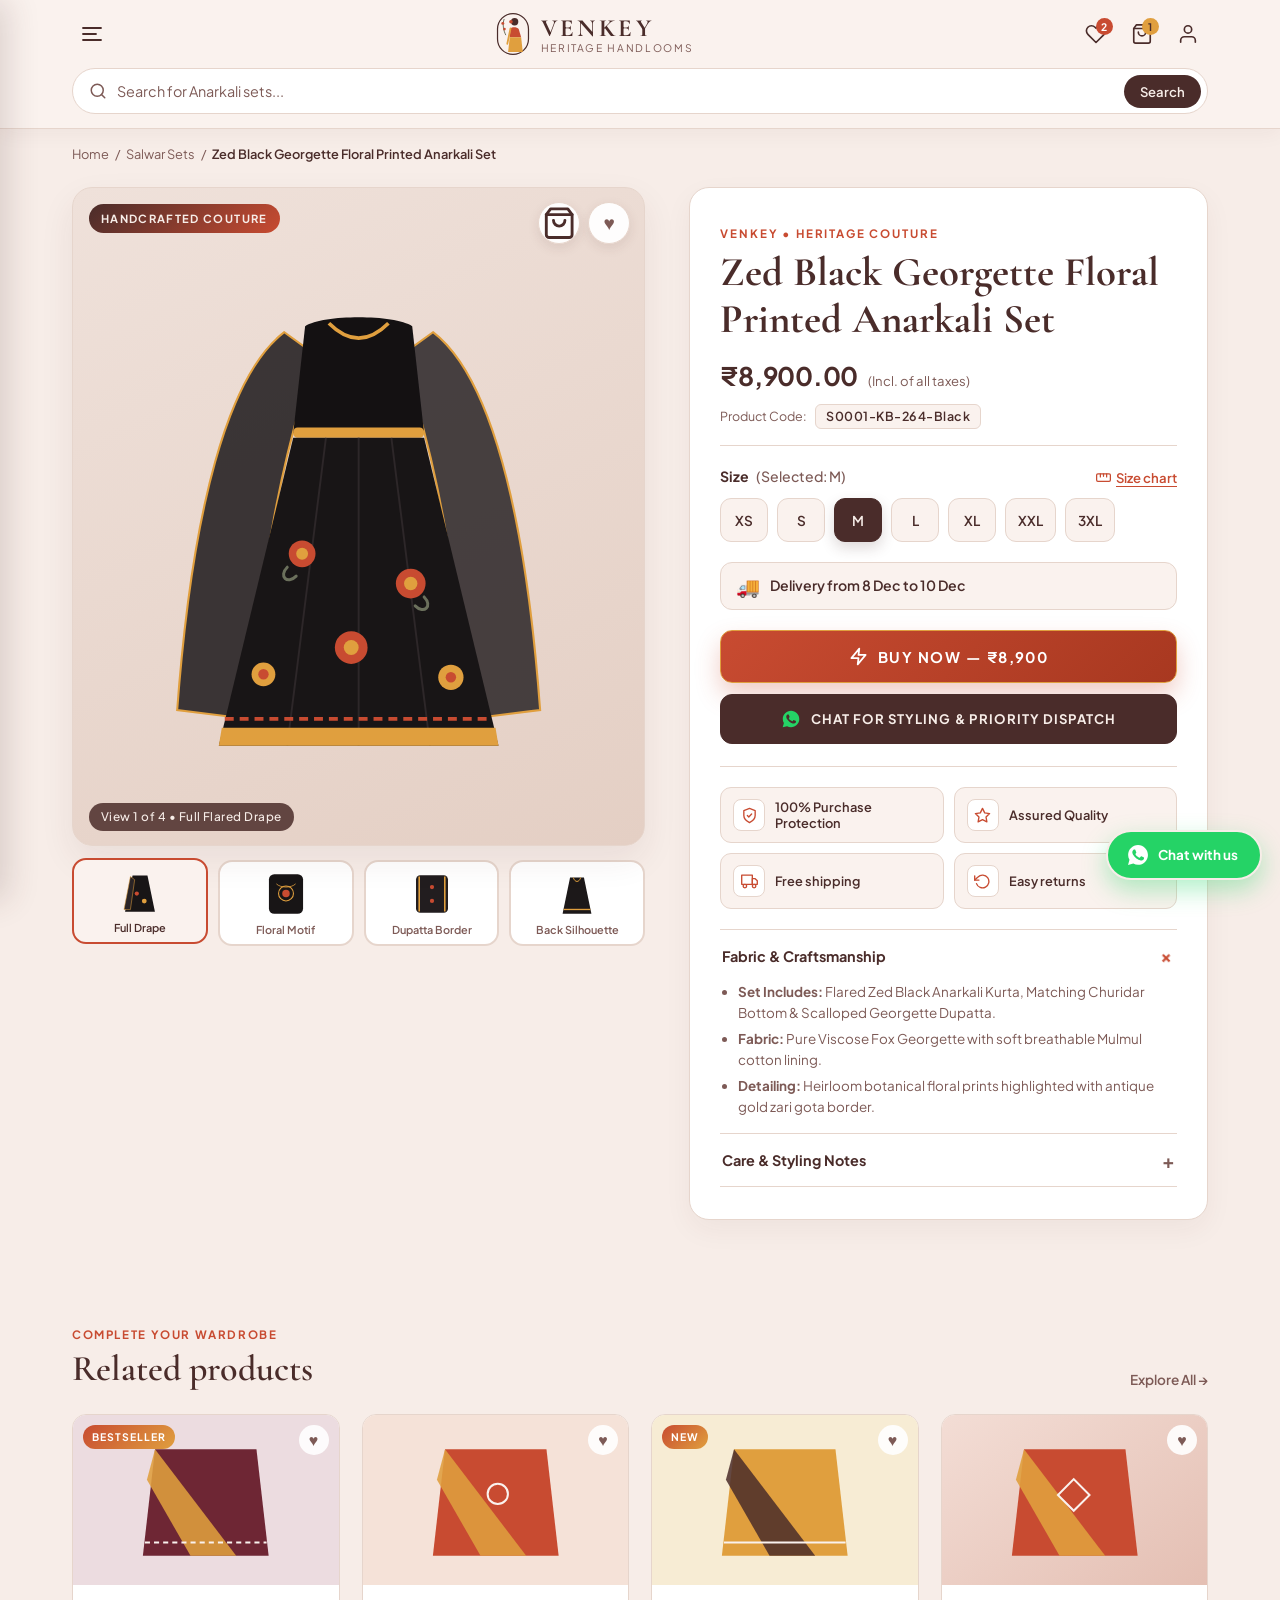
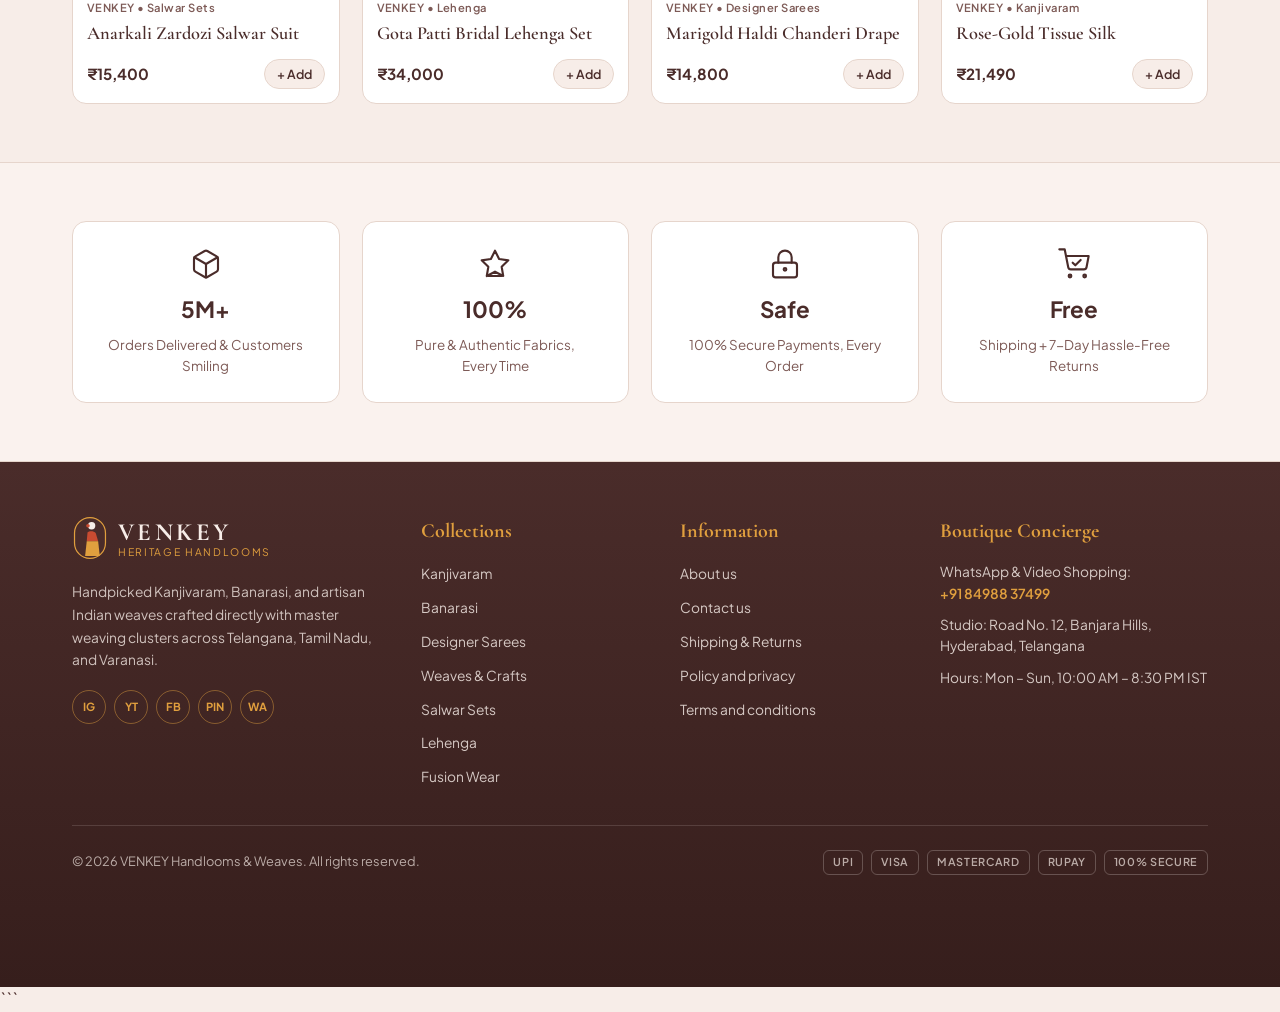
<file: product-v2.html>
<!DOCTYPE html>
<html lang="en">
<head>
  <meta charset="UTF-8" />
  <meta name="viewport" content="width=device-width, initial-scale=1.0" />
  <title>Zed Black Georgette Floral Printed Anarkali Set — VENKEY Heritage Handlooms</title>
  <link rel="preconnect" href="https://fonts.googleapis.com" />
  <link rel="preconnect" href="https://fonts.gstatic.com" crossorigin />
  <link href="https://fonts.googleapis.com/css2?family=Cormorant+Garamond:ital,wght@0,500;0,600;0,700;1,600&family=Plus+Jakarta+Sans:wght@400;500;600;700&display=swap" rel="stylesheet" />

  <style>
    /* ==================== THEME VARIABLES ==================== */
    :root {
      --bg-cream: #F7EDE8;
      --bg-blush: #FAF2EE;
      --surface-white: #FFFFFF;
      --espresso: #4A2C2A;
      --espresso-dark: #361E1C;
      --cocoa: #7D5A56;
      --terracotta: #C84B31;
      --gold: #E09F3E;
      --border-warm: #E6D5CC;
      --font-serif: 'Cormorant Garamond', Georgia, serif;
      --font-sans: 'Plus Jakarta Sans', -apple-system, BlinkMacSystemFont, sans-serif;
      --radius-md: 14px;
      --radius-lg: 20px;
    }

    /* ==================== RESET & BASE ==================== */
    *, *::before, *::after {
      box-sizing: border-box;
      margin: 0;
      padding: 0;
    }

    html {
      scroll-behavior: smooth;
    }

    body {
      font-family: var(--font-sans);
      background-color: var(--bg-cream);
      color: var(--espresso);
      line-height: 1.55;
      -webkit-font-smoothing: antialiased;
    }

    a {
      color: inherit;
      text-decoration: none;
    }

    button {
      font-family: inherit;
      cursor: pointer;
      border: none;
      background: none;
      color: inherit;
    }

    .container {
      width: 100%;
      max-width: 1200px;
      margin: 0 auto;
      padding: 0 18px;
    }

    @media (min-width: 768px) {
      .container {
        padding: 0 32px;
      }
    }

    /* ==================== STICKY NAVBAR & SEARCH ==================== */
    .site-header {
      position: sticky;
      top: 0;
      z-index: 90;
      background-color: var(--bg-blush);
      border-bottom: 1px solid var(--border-warm);
      box-shadow: 0 4px 20px rgba(74, 44, 42, 0.05);
    }

    .navbar-row {
      display: flex;
      align-items: center;
      justify-content: space-between;
      height: 68px;
    }

    .brand-lockup {
      display: inline-flex;
      align-items: center;
      gap: 10px;
    }

    .brand-emblem {
      width: 36px;
      height: 44px;
      flex-shrink: 0;
    }

    .brand-text {
      display: flex;
      flex-direction: column;
      line-height: 1.05;
    }

    .brand-name {
      font-family: var(--font-serif);
      font-size: 1.55rem;
      font-weight: 700;
      letter-spacing: 0.14em;
      color: var(--espresso);
    }

    .brand-sub {
      font-size: 0.65rem;
      letter-spacing: 0.16em;
      text-transform: uppercase;
      color: var(--cocoa);
      margin-top: 2px;
    }

    .nav-actions {
      display: flex;
      align-items: center;
      gap: 6px;
    }

    .icon-btn {
      position: relative;
      width: 40px;
      height: 40px;
      border-radius: 50%;
      display: inline-flex;
      align-items: center;
      justify-content: center;
      color: var(--espresso);
      transition: background-color 0.2s ease;
    }

    .icon-btn:hover {
      background-color: rgba(74, 44, 42, 0.08);
    }

    .badge {
      position: absolute;
      top: 4px;
      right: 3px;
      min-width: 17px;
      height: 17px;
      padding: 0 4px;
      border-radius: 999px;
      background-color: var(--terracotta);
      color: #FFFFFF;
      font-size: 0.65rem;
      font-weight: 700;
      display: inline-flex;
      align-items: center;
      justify-content: center;
    }

    .badge-gold {
      background-color: var(--gold);
      color: var(--espresso);
    }

    /* Search Bar */
    .search-bar-wrap {
      padding: 0 0 14px;
    }

    .search-box {
      display: flex;
      align-items: center;
      background-color: var(--surface-white);
      border: 1px solid var(--border-warm);
      border-radius: 999px;
      padding: 5px 6px 5px 16px;
      gap: 10px;
      transition: border-color 0.2s ease, box-shadow 0.2s ease;
    }

    .search-box:focus-within {
      border-color: var(--terracotta);
      box-shadow: 0 0 0 3px rgba(200, 75, 49, 0.12);
    }

    .search-icon {
      color: var(--cocoa);
      flex-shrink: 0;
    }

    .search-input-holder {
      position: relative;
      flex: 1;
      height: 34px;
      display: flex;
      align-items: center;
    }

    .search-input-holder input {
      width: 100%;
      height: 100%;
      border: none;
      outline: none;
      background: transparent;
      font-family: inherit;
      font-size: 0.92rem;
      color: var(--espresso);
      z-index: 2;
    }

    .animated-placeholder {
      position: absolute;
      left: 0;
      pointer-events: none;
      font-size: 0.9rem;
      color: var(--cocoa);
      opacity: 1;
      transform: translateY(0);
      transition: opacity 0.28s ease, transform 0.28s ease;
    }

    .animated-placeholder.fade-out {
      opacity: 0;
      transform: translateY(-6px);
    }

    .animated-placeholder.hidden {
      opacity: 0;
    }

    .clear-btn {
      display: none;
      width: 26px;
      height: 26px;
      border-radius: 50%;
      align-items: center;
      justify-content: center;
      font-size: 1.1rem;
      color: var(--cocoa);
    }

    .search-submit-btn {
      background-color: var(--espresso);
      color: var(--bg-cream);
      font-size: 0.82rem;
      font-weight: 600;
      padding: 8px 16px;
      border-radius: 999px;
      transition: background-color 0.2s ease;
    }

    .search-submit-btn:hover {
      background-color: var(--terracotta);
    }

    /* ==================== SLIDE-OUT MENU DRAWER ==================== */
    .drawer-backdrop {
      position: fixed;
      inset: 0;
      background: rgba(34, 18, 17, 0.5);
      opacity: 0;
      pointer-events: none;
      transition: opacity 0.25s ease;
      z-index: 120;
    }

    .drawer-backdrop.open {
      opacity: 1;
      pointer-events: auto;
    }

    .nav-drawer {
      position: fixed;
      top: 0;
      left: 0;
      bottom: 0;
      width: min(330px, 86vw);
      background-color: var(--bg-blush);
      z-index: 130;
      transform: translateX(-100%);
      transition: transform 0.3s cubic-bezier(0.22, 1, 0.36, 1);
      display: flex;
      flex-direction: column;
      box-shadow: 8px 0 30px rgba(74, 44, 42, 0.16);
    }

    .nav-drawer.open {
      transform: translateX(0);
    }

    .drawer-header {
      display: flex;
      align-items: center;
      justify-content: space-between;
      padding: 16px 20px;
      border-bottom: 1px solid var(--border-warm);
    }

    .drawer-body {
      padding: 20px;
      overflow-y: auto;
      flex: 1;
    }

    .drawer-label {
      font-size: 0.72rem;
      font-weight: 700;
      letter-spacing: 0.14em;
      text-transform: uppercase;
      color: var(--cocoa);
      margin-bottom: 10px;
    }

    .drawer-list {
      list-style: none;
      display: flex;
      flex-direction: column;
      gap: 4px;
    }

    .drawer-list button,
    .drawer-list a {
      width: 100%;
      display: flex;
      align-items: center;
      justify-content: space-between;
      padding: 11px 12px;
      border-radius: 10px;
      font-size: 0.96rem;
      font-weight: 500;
      color: var(--espresso);
      transition: background-color 0.2s ease, color 0.2s ease;
    }

    .drawer-list button:hover,
    .drawer-list a:hover {
      background-color: var(--bg-cream);
      color: var(--terracotta);
    }

    .drawer-divider {
      height: 1px;
      background-color: var(--border-warm);
      margin: 18px 0;
    }

    .about-social-block {
      display: flex;
      align-items: center;
      justify-content: space-between;
      padding-right: 8px;
    }

    .about-link {
      width: auto !important;
    }

    .drawer-socials {
      display: flex;
      gap: 6px;
    }

    .drawer-socials a {
      width: 28px !important;
      height: 28px;
      padding: 0 !important;
      border-radius: 50%;
      background-color: var(--espresso);
      color: var(--bg-cream) !important;
      font-size: 0.65rem;
      font-weight: 700;
      justify-content: center;
    }

    .drawer-socials a:hover {
      background-color: var(--terracotta);
    }

    /* ==================== BREADCRUMB ==================== */
    .breadcrumb-bar {
      padding: 16px 0 6px;
      font-size: 0.8rem;
      color: var(--cocoa);
    }

    .breadcrumb-list {
      display: flex;
      flex-wrap: wrap;
      align-items: center;
      gap: 6px;
      list-style: none;
    }

    .breadcrumb-list a:hover {
      color: var(--terracotta);
      text-decoration: underline;
    }

    .breadcrumb-list .current {
      color: var(--espresso);
      font-weight: 600;
    }

    /* ==================== PRODUCT DETAIL MAIN SECTION ==================== */
    .pdp-section {
      padding: 16px 0 48px;
    }

    .pdp-grid {
      display: grid;
      grid-template-columns: 1fr;
      gap: 28px;
    }

    @media (min-width: 920px) {
      .pdp-grid {
        grid-template-columns: 1.05fr 0.95fr;
        gap: 44px;
        align-items: start;
      }
    }

    /* Left Column: Gallery */
    .pdp-gallery {
      display: flex;
      flex-direction: column;
      gap: 14px;
    }

    @media (min-width: 920px) {
      .pdp-gallery {
        position: sticky;
        top: 138px;
      }
    }

    .main-stage {
      position: relative;
      background: linear-gradient(155deg, #EFE1DA, #E4CFC4);
      border: 1px solid var(--border-warm);
      border-radius: var(--radius-lg);
      aspect-ratio: 4 / 4.6;
      display: flex;
      align-items: center;
      justify-content: center;
      overflow: hidden;
      box-shadow: 0 14px 34px rgba(74, 44, 42, 0.08);
    }

    .stage-badge {
      position: absolute;
      top: 16px;
      left: 16px;
      background: linear-gradient(135deg, var(--espresso), var(--terracotta));
      color: var(--bg-cream);
      font-size: 0.7rem;
      font-weight: 700;
      letter-spacing: 0.12em;
      text-transform: uppercase;
      padding: 6px 12px;
      border-radius: 999px;
      z-index: 3;
    }

    /* Top-Right Action Cluster on Product Image (Bag + Wishlist) */
    .stage-top-actions {
      position: absolute;
      top: 14px;
      right: 14px;
      display: flex;
      align-items: center;
      gap: 8px;
      z-index: 3;
    }

    .stage-action-btn {
      width: 42px;
      height: 42px;
      border-radius: 50%;
      background: rgba(255, 255, 255, 0.94);
      backdrop-filter: blur(6px);
      border: 1px solid var(--border-warm);
      color: var(--espresso);
      display: inline-flex;
      align-items: center;
      justify-content: center;
      box-shadow: 0 4px 12px rgba(74, 44, 42, 0.1);
      transition: transform 0.2s ease, background-color 0.2s ease, color 0.2s ease, border-color 0.2s ease;
    }

    .stage-action-btn:hover {
      transform: scale(1.07);
      border-color: var(--terracotta);
    }

    .stage-action-btn.bag-btn:hover,
    .stage-action-btn.bag-btn.added {
      background-color: var(--espresso);
      color: var(--bg-cream);
      border-color: var(--espresso);
    }

    .stage-action-btn.wish-btn-stage {
      font-size: 1.2rem;
      color: var(--cocoa);
    }

    .stage-action-btn.wish-btn-stage.liked {
      color: var(--terracotta);
      background-color: #FFF5F3;
      border-color: var(--terracotta);
    }

    .stage-caption {
      position: absolute;
      bottom: 14px;
      left: 16px;
      background: rgba(74, 44, 42, 0.85);
      backdrop-filter: blur(6px);
      color: var(--bg-cream);
      font-size: 0.74rem;
      font-weight: 500;
      padding: 5px 12px;
      border-radius: 999px;
      letter-spacing: 0.04em;
    }

    .main-stage svg {
      width: 86%;
      height: 86%;
      transition: opacity 0.25s ease, transform 0.3s ease;
    }

    .thumb-strip {
      display: grid;
      grid-template-columns: repeat(4, 1fr);
      gap: 10px;
    }

    .thumb-btn {
      background-color: var(--surface-white);
      border: 2px solid var(--border-warm);
      border-radius: var(--radius-md);
      padding: 8px 6px;
      display: flex;
      flex-direction: column;
      align-items: center;
      gap: 5px;
      transition: border-color 0.2s ease, transform 0.2s ease;
    }

    .thumb-btn svg {
      width: 44px;
      height: 48px;
    }

    .thumb-btn span {
      font-size: 0.68rem;
      font-weight: 600;
      color: var(--cocoa);
      text-align: center;
      line-height: 1.2;
    }

    .thumb-btn.active {
      border-color: var(--terracotta);
      background-color: var(--bg-blush);
      transform: translateY(-2px);
    }

    .thumb-btn.active span {
      color: var(--espresso);
    }

    /* Right Column: Buy Box */
    .pdp-info-card {
      background-color: var(--surface-white);
      border: 1px solid var(--border-warm);
      border-radius: var(--radius-lg);
      padding: 24px 20px;
      box-shadow: 0 10px 28px rgba(74, 44, 42, 0.05);
    }

    @media (min-width: 768px) {
      .pdp-info-card {
        padding: 32px 30px;
      }
    }

    .pdp-eyebrow {
      display: inline-block;
      font-size: 0.72rem;
      font-weight: 700;
      letter-spacing: 0.16em;
      text-transform: uppercase;
      color: var(--terracotta);
      margin-bottom: 6px;
    }

    .pdp-title {
      font-family: var(--font-serif);
      font-size: clamp(1.85rem, 3.4vw, 2.55rem);
      font-weight: 700;
      line-height: 1.15;
      color: var(--espresso);
    }

    .pdp-price-block {
      margin-top: 14px;
      padding-bottom: 16px;
      border-bottom: 1px solid var(--border-warm);
    }

    .pdp-price-row {
      display: flex;
      align-items: baseline;
      gap: 10px;
      flex-wrap: wrap;
    }

    .pdp-price {
      font-size: 1.6rem;
      font-weight: 700;
      color: var(--espresso);
      letter-spacing: -0.01em;
    }

    .pdp-tax-note {
      font-size: 0.82rem;
      color: var(--cocoa);
    }

    .pdp-sku-row {
      margin-top: 8px;
      display: flex;
      align-items: center;
      gap: 8px;
      font-size: 0.78rem;
      color: var(--cocoa);
    }

    .sku-pill {
      display: inline-block;
      background-color: var(--bg-blush);
      border: 1px solid var(--border-warm);
      color: var(--espresso);
      font-weight: 600;
      padding: 2px 10px;
      border-radius: 6px;
      letter-spacing: 0.04em;
    }

    /* Size Selector */
    .size-section {
      margin-top: 20px;
    }

    .size-header {
      display: flex;
      align-items: center;
      justify-content: space-between;
      margin-bottom: 10px;
    }

    .size-label {
      font-size: 0.88rem;
      font-weight: 700;
      color: var(--espresso);
    }

    .size-label span {
      font-weight: 500;
      color: var(--cocoa);
      margin-left: 4px;
    }

    .size-chart-trigger {
      display: inline-flex;
      align-items: center;
      gap: 5px;
      font-size: 0.82rem;
      font-weight: 600;
      color: var(--terracotta);
      text-decoration: underline;
      text-underline-offset: 3px;
    }

    .size-chart-trigger:hover {
      color: var(--espresso);
    }

    .size-grid {
      display: flex;
      flex-wrap: wrap;
      gap: 9px;
    }

    .size-pill {
      min-width: 48px;
      height: 44px;
      padding: 0 12px;
      border-radius: 11px;
      border: 1.5px solid var(--border-warm);
      background-color: var(--bg-blush);
      font-size: 0.85rem;
      font-weight: 600;
      color: var(--espresso);
      display: inline-flex;
      align-items: center;
      justify-content: center;
      transition: all 0.18s ease;
    }

    .size-pill:hover {
      border-color: var(--espresso);
    }

    .size-pill.selected {
      background-color: var(--espresso);
      border-color: var(--espresso);
      color: var(--bg-cream);
      box-shadow: 0 6px 14px rgba(74, 44, 42, 0.18);
    }

    /* Delivery Box */
    .delivery-banner {
      margin-top: 20px;
      background-color: var(--bg-blush);
      border: 1px solid var(--border-warm);
      border-radius: 12px;
      padding: 12px 15px;
      display: flex;
      align-items: center;
      gap: 10px;
      font-size: 0.88rem;
      font-weight: 600;
      color: var(--espresso);
    }

    .delivery-emoji {
      font-size: 1.2rem;
      line-height: 1;
    }

    /* Primary BUY NOW & Secondary WhatsApp CTAs */
    .cta-stack {
      margin-top: 20px;
      display: flex;
      flex-direction: column;
      gap: 11px;
    }

    .btn-buy-now {
      width: 100%;
      background: linear-gradient(135deg, var(--terracotta), #A83820);
      border: 1.5px solid var(--gold);
      color: #FFFFFF;
      padding: 16px 20px;
      border-radius: 12px;
      font-size: 0.92rem;
      font-weight: 700;
      letter-spacing: 0.1em;
      text-transform: uppercase;
      display: inline-flex;
      align-items: center;
      justify-content: center;
      gap: 10px;
      box-shadow: 0 12px 24px rgba(200, 75, 49, 0.28);
      transition: transform 0.2s ease, box-shadow 0.2s ease, filter 0.2s ease;
    }

    .btn-buy-now:hover {
      transform: translateY(-2px);
      filter: brightness(1.05);
      box-shadow: 0 15px 28px rgba(200, 75, 49, 0.36);
    }

    .btn-priority-chat {
      width: 100%;
      background-color: var(--espresso);
      border: 1.5px solid var(--espresso);
      color: var(--bg-cream);
      padding: 14px 18px;
      border-radius: 12px;
      font-size: 0.82rem;
      font-weight: 700;
      letter-spacing: 0.08em;
      text-transform: uppercase;
      display: inline-flex;
      align-items: center;
      justify-content: center;
      gap: 10px;
      transition: transform 0.2s ease, background-color 0.2s ease;
    }

    .btn-priority-chat:hover {
      background-color: var(--espresso-dark);
      transform: translateY(-1px);
    }

    /* 4-Item Compact Assurance Grid (2x2 inside Buy Box) */
    .assurance-grid {
      margin-top: 22px;
      padding-top: 20px;
      border-top: 1px solid var(--border-warm);
      display: grid;
      grid-template-columns: repeat(2, 1fr);
      gap: 10px;
    }

    .assurance-pill {
      background-color: var(--bg-blush);
      border: 1px solid var(--border-warm);
      border-radius: 11px;
      padding: 11px 12px;
      display: flex;
      align-items: center;
      gap: 10px;
    }

    .assurance-icon {
      width: 32px;
      height: 32px;
      border-radius: 8px;
      background-color: var(--surface-white);
      border: 1px solid var(--border-warm);
      color: var(--terracotta);
      display: inline-flex;
      align-items: center;
      justify-content: center;
      flex-shrink: 0;
    }

    .assurance-pill span {
      font-size: 0.8rem;
      font-weight: 600;
      color: var(--espresso);
      line-height: 1.25;
    }

    /* Product Specifications Accordion */
    .pdp-accordion {
      margin-top: 20px;
      border-top: 1px solid var(--border-warm);
    }

    .pdp-acc-item {
      border-bottom: 1px solid var(--border-warm);
    }

    .pdp-acc-btn {
      width: 100%;
      padding: 14px 2px;
      display: flex;
      align-items: center;
      justify-content: space-between;
      font-size: 0.9rem;
      font-weight: 700;
      color: var(--espresso);
    }

    .pdp-acc-plus {
      font-size: 1.2rem;
      color: var(--cocoa);
      transition: transform 0.25s ease;
    }

    .pdp-acc-item.open .pdp-acc-plus {
      transform: rotate(45deg);
      color: var(--terracotta);
    }

    .pdp-acc-body {
      max-height: 0;
      overflow: hidden;
      transition: max-height 0.28s ease;
    }

    .pdp-acc-item.open .pdp-acc-body {
      max-height: 220px;
    }

    .pdp-acc-body ul {
      padding: 0 0 16px 18px;
      font-size: 0.84rem;
      color: var(--cocoa);
      display: flex;
      flex-direction: column;
      gap: 5px;
    }

    /* ==================== SECTION RHYTHM & HEADINGS ==================== */
    .section-block {
      padding: 44px 0;
    }

    @media (min-width: 768px) {
      .section-block {
        padding: 58px 0;
      }
    }

    .section-tinted {
      background-color: var(--bg-blush);
      border-top: 1px solid var(--border-warm);
      border-bottom: 1px solid var(--border-warm);
    }

    .section-head {
      display: flex;
      align-items: flex-end;
      justify-content: space-between;
      gap: 16px;
      margin-bottom: 24px;
    }

    .eyebrow {
      display: block;
      font-size: 0.72rem;
      font-weight: 700;
      letter-spacing: 0.14em;
      text-transform: uppercase;
      color: var(--terracotta);
      margin-bottom: 4px;
    }

    .section-title {
      font-family: var(--font-serif);
      font-size: clamp(1.7rem, 3vw, 2.25rem);
      font-weight: 600;
      line-height: 1.15;
      color: var(--espresso);
    }

    .text-link-btn {
      font-size: 0.85rem;
      font-weight: 600;
      color: var(--cocoa);
    }

    .text-link-btn:hover {
      color: var(--terracotta);
    }

    /* ==================== RELATED PRODUCTS GRID ==================== */
    .collection-grid {
      display: grid;
      grid-template-columns: repeat(2, 1fr);
      gap: 16px;
    }

    @media (min-width: 768px) {
      .collection-grid {
        grid-template-columns: repeat(4, 1fr);
        gap: 22px;
      }
    }

    .product-card {
      background-color: var(--surface-white);
      border: 1px solid var(--border-warm);
      border-radius: var(--radius-md);
      overflow: hidden;
      display: flex;
      flex-direction: column;
      transition: transform 0.22s ease, box-shadow 0.22s ease;
    }

    .product-card:hover {
      transform: translateY(-3px);
      box-shadow: 0 12px 24px rgba(74, 44, 42, 0.08);
    }

    .product-art {
      position: relative;
      height: 170px;
      display: flex;
      align-items: center;
      justify-content: center;
      padding: 14px;
    }

    .product-art svg {
      width: 100%;
      height: 100%;
    }

    .pill-badge {
      position: absolute;
      top: 10px;
      left: 10px;
      background: linear-gradient(135deg, var(--terracotta), var(--gold));
      color: #FFFFFF;
      font-size: 0.65rem;
      font-weight: 700;
      letter-spacing: 0.1em;
      padding: 4px 9px;
      border-radius: 999px;
    }

    .wish-btn {
      position: absolute;
      top: 10px;
      right: 10px;
      width: 30px;
      height: 30px;
      border-radius: 50%;
      background: rgba(255, 255, 255, 0.9);
      color: var(--cocoa);
      font-size: 1rem;
      display: inline-flex;
      align-items: center;
      justify-content: center;
    }

    .wish-btn.liked {
      color: var(--terracotta);
    }

    .product-info {
      padding: 14px;
      display: flex;
      flex-direction: column;
      gap: 6px;
      flex: 1;
    }

    .product-tag {
      font-size: 0.7rem;
      font-weight: 600;
      color: var(--cocoa);
      letter-spacing: 0.04em;
    }

    .product-info h3 {
      font-family: var(--font-serif);
      font-size: 1.15rem;
      font-weight: 600;
      line-height: 1.25;
      color: var(--espresso);
    }

    .product-footer {
      margin-top: auto;
      padding-top: 8px;
      display: flex;
      align-items: center;
      justify-content: space-between;
      gap: 8px;
    }

    .price {
      font-weight: 700;
      font-size: 0.95rem;
      color: var(--espresso);
    }

    .add-bag-btn {
      background-color: var(--bg-cream);
      border: 1px solid var(--border-warm);
      color: var(--espresso);
      font-size: 0.78rem;
      font-weight: 600;
      padding: 6px 12px;
      border-radius: 999px;
      transition: all 0.2s ease;
    }

    .add-bag-btn:hover {
      background-color: var(--espresso);
      color: var(--bg-cream);
      border-color: var(--espresso);
    }

    /* ==================== TRUST & BRAND PROMISES ==================== */
    .trust-grid {
      display: grid;
      grid-template-columns: repeat(2, 1fr);
      gap: 16px;
    }

    @media (min-width: 768px) {
      .trust-grid {
        grid-template-columns: repeat(4, 1fr);
        gap: 22px;
      }
    }

    .trust-card {
      background-color: var(--surface-white);
      border: 1px solid var(--border-warm);
      border-radius: var(--radius-md);
      padding: 26px 16px;
      text-align: center;
      display: flex;
      flex-direction: column;
      align-items: center;
      gap: 8px;
    }

    .trust-card strong {
      font-size: 1.4rem;
      font-weight: 700;
      color: var(--espresso);
      margin-top: 4px;
    }

    .trust-card p {
      font-size: 0.84rem;
      color: var(--cocoa);
      max-width: 195px;
    }

    /* ==================== MODALS (SIZE CHART + EXPRESS RAZORPAY CHECKOUT) ==================== */
    .modal-backdrop {
      position: fixed;
      inset: 0;
      background: rgba(34, 18, 17, 0.58);
      backdrop-filter: blur(4px);
      display: flex;
      align-items: center;
      justify-content: center;
      padding: 16px;
      opacity: 0;
      pointer-events: none;
      z-index: 150;
      transition: opacity 0.25s ease;
    }

    .modal-backdrop.open {
      opacity: 1;
      pointer-events: auto;
    }

    .modal-card {
      background-color: var(--surface-white);
      border: 1px solid var(--border-warm);
      border-radius: var(--radius-lg);
      width: 100%;
      max-width: 520px;
      max-height: 90vh;
      overflow-y: auto;
      padding: 24px;
      box-shadow: 0 24px 60px rgba(34, 18, 17, 0.32);
      transform: translateY(14px);
      transition: transform 0.25s ease;
    }

    .modal-backdrop.open .modal-card {
      transform: translateY(0);
    }

    .modal-top {
      display: flex;
      align-items: center;
      justify-content: space-between;
      padding-bottom: 14px;
      border-bottom: 1px solid var(--border-warm);
    }

    .modal-top h3 {
      font-family: var(--font-serif);
      font-size: 1.5rem;
      font-weight: 700;
      color: var(--espresso);
    }

    .modal-sub {
      margin-top: 10px;
      font-size: 0.82rem;
      color: var(--cocoa);
    }

    .size-table-wrap {
      margin-top: 14px;
      overflow-x: auto;
      border: 1px solid var(--border-warm);
      border-radius: 12px;
    }

    .size-table {
      width: 100%;
      border-collapse: collapse;
      font-size: 0.84rem;
      text-align: center;
    }

    .size-table th {
      background-color: var(--bg-blush);
      color: var(--espresso);
      font-weight: 700;
      padding: 10px 12px;
      border-bottom: 1px solid var(--border-warm);
    }

    .size-table td {
      padding: 10px 12px;
      border-bottom: 1px solid var(--border-warm);
      color: var(--cocoa);
    }

    .size-table tr:last-child td {
      border-bottom: none;
    }

    .size-table td:first-child {
      font-weight: 700;
      color: var(--espresso);
    }

    /* Checkout Form Inside Modal */
    .checkout-summary-box {
      margin-top: 14px;
      background-color: var(--bg-blush);
      border: 1px solid var(--border-warm);
      border-radius: 12px;
      padding: 12px 14px;
      display: flex;
      align-items: center;
      justify-content: space-between;
      gap: 12px;
    }

    .checkout-summary-box h4 {
      font-size: 0.86rem;
      font-weight: 700;
      color: var(--espresso);
    }

    .checkout-summary-box p {
      font-size: 0.76rem;
      color: var(--cocoa);
      margin-top: 2px;
    }

    .checkout-summary-price {
      font-size: 1.05rem;
      font-weight: 700;
      color: var(--terracotta);
      white-space: nowrap;
    }

    .checkout-form {
      margin-top: 16px;
      display: flex;
      flex-direction: column;
      gap: 12px;
    }

    .form-row-2 {
      display: grid;
      grid-template-columns: 1fr 1fr;
      gap: 10px;
    }

    .field-group {
      display: flex;
      flex-direction: column;
      gap: 4px;
    }

    .field-group label {
      font-size: 0.76rem;
      font-weight: 700;
      color: var(--espresso);
    }

    .field-group input,
    .field-group textarea {
      width: 100%;
      padding: 10px 12px;
      border: 1.5px solid var(--border-warm);
      border-radius: 10px;
      background-color: var(--bg-blush);
      font-family: inherit;
      font-size: 0.86rem;
      color: var(--espresso);
      outline: none;
      transition: border-color 0.2s ease, background-color 0.2s ease;
    }

    .field-group input:focus,
    .field-group textarea:focus {
      border-color: var(--terracotta);
      background-color: var(--surface-white);
    }

    .btn-razorpay {
      margin-top: 4px;
      width: 100%;
      background: linear-gradient(135deg, #1E293B, #0F172A);
      border: 1.5px solid var(--gold);
      color: #FFFFFF;
      padding: 14px 18px;
      border-radius: 12px;
      font-size: 0.88rem;
      font-weight: 700;
      letter-spacing: 0.04em;
      display: inline-flex;
      align-items: center;
      justify-content: center;
      gap: 8px;
      transition: transform 0.2s ease, filter 0.2s ease;
    }

    .btn-razorpay:hover {
      transform: translateY(-1px);
      filter: brightness(1.08);
    }

    .rzp-trust-note {
      text-align: center;
      font-size: 0.72rem;
      color: var(--cocoa);
    }

    .rzp-confirm-box {
      margin-top: 16px;
      background-color: #F0FDF4;
      border: 1px solid #86EFAC;
      border-radius: 12px;
      padding: 18px;
      text-align: center;
    }

    .rzp-confirm-box h4 {
      font-size: 1rem;
      font-weight: 700;
      color: #166534;
      margin-bottom: 6px;
    }

    .rzp-confirm-box p {
      font-size: 0.82rem;
      color: #15803D;
      line-height: 1.5;
    }

    /* ==================== HERITAGE FOOTER ==================== */
    .site-footer {
      background: linear-gradient(180deg, var(--espresso), var(--espresso-dark));
      color: var(--bg-cream);
      padding: 54px 0 112px;
    }

    .footer-grid {
      display: grid;
      grid-template-columns: 1fr;
      gap: 32px;
      padding-bottom: 36px;
      border-bottom: 1px solid rgba(247, 237, 232, 0.14);
    }

    @media (min-width: 768px) {
      .footer-grid {
        grid-template-columns: 1.4fr 1fr 1fr 1.2fr;
        gap: 36px;
      }
    }

    .brand-name.light {
      color: var(--bg-cream);
    }

    .brand-sub.light-muted {
      color: var(--gold);
    }

    .footer-about {
      margin-top: 14px;
      font-size: 0.86rem;
      color: rgba(247, 237, 232, 0.78);
      line-height: 1.65;
    }

    .footer-socials {
      display: flex;
      gap: 8px;
      margin-top: 18px;
    }

    .footer-socials a {
      width: 34px;
      height: 34px;
      border-radius: 50%;
      border: 1px solid rgba(224, 159, 62, 0.45);
      color: var(--gold);
      font-size: 0.7rem;
      font-weight: 700;
      display: inline-flex;
      align-items: center;
      justify-content: center;
      transition: all 0.2s ease;
    }

    .footer-socials a:hover {
      background-color: var(--gold);
      color: var(--espresso);
    }

    .footer-col h4 {
      font-family: var(--font-serif);
      font-size: 1.25rem;
      color: var(--gold);
      margin-bottom: 14px;
    }

    .footer-col ul {
      list-style: none;
      display: flex;
      flex-direction: column;
      gap: 9px;
    }

    .footer-col li button,
    .footer-col li a {
      font-size: 0.86rem;
      color: rgba(247, 237, 232, 0.82);
      text-align: left;
      transition: color 0.2s ease;
    }

    .footer-col li button:hover,
    .footer-col li a:hover {
      color: var(--gold);
    }

    .footer-contact-line {
      font-size: 0.86rem;
      color: rgba(247, 237, 232, 0.82);
      margin-bottom: 10px;
    }

    .gold-link {
      color: var(--gold);
      font-weight: 600;
    }

    .footer-bottom {
      padding-top: 24px;
      display: flex;
      flex-direction: column;
      gap: 14px;
      align-items: center;
      justify-content: space-between;
      font-size: 0.8rem;
      color: rgba(247, 237, 232, 0.68);
    }

    @media (min-width: 768px) {
      .footer-bottom {
        flex-direction: row;
      }
    }

    .payment-pills {
      display: flex;
      flex-wrap: wrap;
      gap: 8px;
    }

    .payment-pills span {
      border: 1px solid rgba(247, 237, 232, 0.24);
      padding: 3px 9px;
      border-radius: 6px;
      font-size: 0.68rem;
      font-weight: 600;
      letter-spacing: 0.06em;
    }

    /* ==================== FLOATING WHATSAPP & TOAST ==================== */
    .whatsapp-float {
      position: fixed;
      right: 18px;
      bottom: 20px;
      z-index: 110;
      background-color: #25D366;
      color: #FFFFFF;
      border: 2px solid var(--bg-cream);
      border-radius: 999px;
      padding: 12px;
      display: inline-flex;
      align-items: center;
      gap: 8px;
      box-shadow: 0 10px 24px rgba(37, 211, 102, 0.35);
      transition: transform 0.2s ease;
    }

    .whatsapp-float:hover {
      transform: translateY(-3px);
    }

    .wa-label {
      display: none;
      font-size: 0.84rem;
      font-weight: 700;
      padding-right: 4px;
    }

    @media (min-width: 640px) {
      .whatsapp-float {
        padding: 11px 18px;
      }
      .wa-label {
        display: inline;
      }
    }

    .toast {
      position: fixed;
      left: 50%;
      bottom: 84px;
      transform: translate(-50%, 16px);
      background-color: var(--espresso);
      color: var(--bg-cream);
      border: 1px solid var(--gold);
      padding: 10px 18px;
      border-radius: 999px;
      font-size: 0.84rem;
      font-weight: 500;
      opacity: 0;
      pointer-events: none;
      z-index: 170;
      white-space: nowrap;
      transition: opacity 0.25s ease, transform 0.25s ease;
    }

    .toast.show {
      opacity: 1;
      transform: translate(-50%, 0);
    }
  </style>
</head>
<body>

  <!-- ==================== STICKY HEADER ==================== -->
  <header class="site-header">
    <div class="container navbar-row">
      <!-- Left: Menu Button -->
      <button type="button" class="icon-btn" id="menuOpenBtn" aria-label="Open menu">
        <svg width="24" height="24" viewBox="0 0 24 24" fill="none" stroke="currentColor" stroke-width="1.8" stroke-linecap="round">
          <line x1="3" y1="6" x2="21" y2="6" />
          <line x1="3" y1="12" x2="16" y2="12" />
          <line x1="3" y1="18" x2="21" y2="18" />
        </svg>
      </button>

      <!-- Center: Saree & Botanical Logo Emblem + VENKEY Brand Name -->
      <a href="#top" class="brand-lockup">
        <svg class="brand-emblem" viewBox="0 0 44 54" fill="none" xmlns="http://www.w3.org/2000/svg" aria-hidden="true">
          <rect x="3" y="2" width="38" height="50" rx="19" stroke="#4A2C2A" stroke-width="1.5" fill="#FAF2EE"/>
          <path d="M11 9C9 15 10 22 13 28" stroke="#6B705C" stroke-width="1.2" stroke-linecap="round"/>
          <circle cx="9.5" cy="14" r="1.8" fill="#C84B31"/>
          <circle cx="11.5" cy="21" r="1.6" fill="#C84B31"/>
          <circle cx="24" cy="12" r="4.5" fill="#4A2C2A"/>
          <circle cx="19.5" cy="12" r="2.2" fill="#C84B31"/>
          <path d="M19 20C21 18 27 18 29 21L32 31L18 31L19 20Z" fill="#C84B31"/>
          <path d="M18 31L32 31L34 49H16L18 31Z" fill="#E09F3E"/>
          <path d="M19 20L15 39" stroke="#E09F3E" stroke-width="2.2" stroke-linecap="round"/>
        </svg>
        <div class="brand-text">
          <span class="brand-name">VENKEY</span>
          <span class="brand-sub">Heritage Handlooms</span>
        </div>
      </a>

      <!-- Right: Wishlist, Cart, Profile -->
      <div class="nav-actions">
        <button type="button" class="icon-btn" onclick="showToast('Wishlist: ' + wishlistCount + ' saved weaves')" aria-label="Wishlist">
          <svg width="22" height="22" viewBox="0 0 24 24" fill="none" stroke="currentColor" stroke-width="1.8" stroke-linecap="round" stroke-linejoin="round">
            <path d="M20.84 4.61a5.5 5.5 0 0 0-7.78 0L12 5.67l-1.06-1.06a5.5 5.5 0 0 0-7.78 7.78l1.06 1.06L12 21.23l7.78-7.78 1.06-1.06a5.5 5.5 0 0 0 0-7.78z"/>
          </svg>
          <span class="badge" id="wishlistBadge">2</span>
        </button>

        <button type="button" class="icon-btn" onclick="showToast('Shopping Bag: ' + cartCount + ' items ready')" aria-label="Cart">
          <svg width="22" height="22" viewBox="0 0 24 24" fill="none" stroke="currentColor" stroke-width="1.8" stroke-linecap="round" stroke-linejoin="round">
            <path d="M6 2L3 6v14a2 2 0 0 0 2 2h14a2 2 0 0 0 2-2V6l-3-4z"/>
            <line x1="3" y1="6" x2="21" y2="6"/>
            <path d="M16 10a4 4 0 0 1-8 0"/>
          </svg>
          <span class="badge badge-gold" id="cartBadge">1</span>
        </button>

        <button type="button" class="icon-btn" onclick="showToast('Welcome back to VENKEY Studio')" aria-label="Profile">
          <svg width="22" height="22" viewBox="0 0 24 24" fill="none" stroke="currentColor" stroke-width="1.8" stroke-linecap="round" stroke-linejoin="round">
            <path d="M20 21v-2a4 4 0 0 0-4-4H8a4 4 0 0 0-4 4v2"/>
            <circle cx="12" cy="7" r="4"/>
          </svg>
        </button>
      </div>
    </div>

    <!-- Sub-Header Animated Search Bar -->
    <div class="search-bar-wrap">
      <div class="container">
        <form class="search-box" onsubmit="handleSearchSubmit(event)">
          <svg class="search-icon" width="18" height="18" viewBox="0 0 24 24" fill="none" stroke="currentColor" stroke-width="2" stroke-linecap="round" stroke-linejoin="round">
            <circle cx="11" cy="11" r="8"/>
            <line x1="21" y1="21" x2="16.65" y2="16.65"/>
          </svg>

          <div class="search-input-holder">
            <input type="text" id="searchInput" aria-label="Search sarees and ethnic wear" autocomplete="off" />
            <span class="animated-placeholder" id="animatedPlaceholder">Search for Anarkali sets...</span>
          </div>

          <button type="button" class="clear-btn" id="clearSearchBtn" aria-label="Clear search">&times;</button>
          <button type="submit" class="search-submit-btn">Search</button>
        </form>
      </div>
    </div>
  </header>

  <!-- ==================== SLIDE-OUT MENU DRAWER ==================== -->
  <div class="drawer-backdrop" id="drawerBackdrop"></div>
  <aside class="nav-drawer" id="navDrawer" aria-hidden="true">
    <div class="drawer-header">
      <div class="brand-lockup">
        <svg class="brand-emblem" viewBox="0 0 44 54" fill="none" xmlns="http://www.w3.org/2000/svg">
          <rect x="3" y="2" width="38" height="50" rx="19" stroke="#4A2C2A" stroke-width="1.5" fill="#FAF2EE"/>
          <circle cx="24" cy="12" r="4.5" fill="#4A2C2A"/>
          <circle cx="19.5" cy="12" r="2.2" fill="#C84B31"/>
          <path d="M19 20C21 18 27 18 29 21L32 31L18 31L19 20Z" fill="#C84B31"/>
          <path d="M18 31L32 31L34 49H16L18 31Z" fill="#E09F3E"/>
        </svg>
        <div class="brand-text">
          <span class="brand-name">VENKEY</span>
          <span class="brand-sub">Menu &amp; Collections</span>
        </div>
      </div>
      <button type="button" class="icon-btn" id="menuCloseBtn" aria-label="Close menu">
        <svg width="22" height="22" viewBox="0 0 24 24" fill="none" stroke="currentColor" stroke-width="2" stroke-linecap="round">
          <line x1="18" y1="6" x2="6" y2="18"/>
          <line x1="6" y1="6" x2="18" y2="18"/>
        </svg>
      </button>
    </div>

    <div class="drawer-body">
      <p class="drawer-label">Shop Collections</p>
      <ul class="drawer-list">
        <li><a href="#relatedSection" onclick="closeDrawer()">Kanjivaram <span>&rsaquo;</span></a></li>
        <li><a href="#relatedSection" onclick="closeDrawer()">Banarasi <span>&rsaquo;</span></a></li>
        <li><a href="#relatedSection" onclick="closeDrawer()">Designer Sarees <span>&rsaquo;</span></a></li>
        <li><a href="#relatedSection" onclick="closeDrawer()">Weaves &amp; Crafts <span>&rsaquo;</span></a></li>
        <li><a href="#relatedSection" onclick="closeDrawer()">Salwar Sets <span>&rsaquo;</span></a></li>
        <li><a href="#relatedSection" onclick="closeDrawer()">Lehenga <span>&rsaquo;</span></a></li>
        <li><a href="#relatedSection" onclick="closeDrawer()">Fusion Wear <span>&rsaquo;</span></a></li>
      </ul>

      <div class="drawer-divider"></div>

      <p class="drawer-label">Brand &amp; Support</p>
      <ul class="drawer-list drawer-secondary">
        <li><a href="#footerSection" onclick="closeDrawer()">Contact us</a></li>
        <li>
          <div class="about-social-block">
            <a href="#footerSection" onclick="closeDrawer()" class="about-link">About us</a>
            <div class="drawer-socials">
              <a href="https://instagram.com" target="_blank" rel="noopener" aria-label="Instagram" title="Instagram">IG</a>
              <a href="https://facebook.com" target="_blank" rel="noopener" aria-label="Facebook" title="Facebook">FB</a>
              <a href="https://pinterest.com" target="_blank" rel="noopener" aria-label="Pinterest" title="Pinterest">PIN</a>
              <a href="https://wa.me/918498837499?text=Hi%20VENKEY%2C%20I%20would%20love%20to%20explore%20your%20collections." target="_blank" rel="noopener" aria-label="WhatsApp" title="WhatsApp">WA</a>
            </div>
          </div>
        </li>
        <li><a href="#footerSection" onclick="closeDrawer(); showToast('Viewing Policy and Privacy');">Policy and privacy</a></li>
        <li><a href="#footerSection" onclick="closeDrawer(); showToast('Viewing Terms and Conditions');">Terms and conditions</a></li>
      </ul>
    </div>
  </aside>

  <main id="top">
    <!-- ==================== BREADCRUMB ==================== -->
    <nav class="breadcrumb-bar" aria-label="Breadcrumb">
      <div class="container">
        <ol class="breadcrumb-list">
          <li><a href="#top">Home</a></li>
          <li>/</li>
          <li><a href="#relatedSection">Salwar Sets</a></li>
          <li>/</li>
          <li class="current">Zed Black Georgette Floral Printed Anarkali Set</li>
        </ol>
      </div>
    </nav>

    <!-- ==================== PRODUCT DETAIL MAIN SECTION ==================== -->
    <section class="pdp-section" aria-labelledby="pdpTitle">
      <div class="container">
        <div class="pdp-grid">

          <!-- LEFT COLUMN: PRODUCT GALLERY -->
          <div class="pdp-gallery">
            <div class="main-stage" id="mainStage">
              <span class="stage-badge">Handcrafted Couture</span>

              <!-- Top-Right Corner: BOTH Shopping Bag & Wishlist Heart Icons -->
              <div class="stage-top-actions">
                <button
                  type="button"
                  class="stage-action-btn bag-btn"
                  id="mainBagBtn"
                  onclick="addMainProductToBag(this)"
                  aria-label="Add selected size to shopping bag"
                  title="Add to Shopping Bag"
                >
                  <svg width="19" height="19" viewBox="0 0 24 24" fill="none" stroke="currentColor" stroke-width="2" stroke-linecap="round" stroke-linejoin="round">
                    <path d="M6 2L3 6v14a2 2 0 0 0 2 2h14a2 2 0 0 0 2-2V6l-3-4z"/>
                    <line x1="3" y1="6" x2="21" y2="6"/>
                    <path d="M16 10a4 4 0 0 1-8 0"/>
                  </svg>
                </button>

                <button
                  type="button"
                  class="stage-action-btn wish-btn-stage"
                  id="mainWishBtn"
                  onclick="toggleMainWish(this)"
                  aria-label="Save to wishlist"
                  title="Save to Wishlist"
                >
                  &hearts;
                </button>
              </div>

              <!-- Dynamic Main SVG Canvas -->
              <div id="stageArtContainer" style="width:100%; height:100%; display:flex; align-items:center; justify-content:center;"></div>

              <span class="stage-caption" id="stageCaption">View 1 of 4 &bull; Full Flared Drape</span>
            </div>

            <!-- 4 Interactive Thumbnails -->
            <div class="thumb-strip" role="tablist" aria-label="Product gallery views">
              <button type="button" class="thumb-btn active" onclick="selectGalleryView(0, this)">
                <svg viewBox="0 0 80 90" fill="none">
                  <path d="M26 14H54L68 82H12L26 14Z" fill="#181516"/>
                  <path d="M22 16L10 78H22L30 22Z" fill="#2A2426" stroke="#E09F3E" stroke-width="1"/>
                  <circle cx="34" cy="48" r="4" fill="#C84B31"/>
                  <circle cx="48" cy="62" r="4.5" fill="#E09F3E"/>
                </svg>
                <span>Full Drape</span>
              </button>

              <button type="button" class="thumb-btn" onclick="selectGalleryView(1, this)">
                <svg viewBox="0 0 80 90" fill="none">
                  <rect x="8" y="8" width="64" height="74" rx="10" fill="#181516"/>
                  <circle cx="40" cy="44" r="14" stroke="#E09F3E" stroke-width="2"/>
                  <circle cx="40" cy="44" r="7" fill="#C84B31"/>
                  <path d="M22 26C30 34 50 34 58 26" stroke="#E09F3E" stroke-width="1.5"/>
                </svg>
                <span>Floral Motif</span>
              </button>

              <button type="button" class="thumb-btn" onclick="selectGalleryView(2, this)">
                <svg viewBox="0 0 80 90" fill="none">
                  <rect x="10" y="10" width="60" height="70" rx="8" fill="#221D1F"/>
                  <line x1="16" y1="12" x2="16" y2="78" stroke="#E09F3E" stroke-width="3"/>
                  <line x1="64" y1="12" x2="64" y2="78" stroke="#E09F3E" stroke-width="3"/>
                  <circle cx="40" cy="32" r="4" fill="#C84B31"/>
                  <circle cx="40" cy="58" r="4" fill="#C84B31"/>
                </svg>
                <span>Dupatta Border</span>
              </button>

              <button type="button" class="thumb-btn" onclick="selectGalleryView(3, this)">
                <svg viewBox="0 0 80 90" fill="none">
                  <path d="M27 14H53L67 82H13L27 14Z" fill="#1C1819"/>
                  <path d="M33 14C36 24 44 24 47 14" stroke="#E09F3E" stroke-width="1.8"/>
                  <line x1="15" y1="74" x2="65" y2="74" stroke="#E09F3E" stroke-width="2.5"/>
                </svg>
                <span>Back Silhouette</span>
              </button>
            </div>
          </div>

          <!-- RIGHT COLUMN: PRODUCT INFO & BUY BOX -->
          <div class="pdp-info-card">
            <span class="pdp-eyebrow">VENKEY &bull; Heritage Couture</span>
            <h1 class="pdp-title" id="pdpTitle">Zed Black Georgette Floral Printed Anarkali Set</h1>

            <div class="pdp-price-block">
              <div class="pdp-price-row">
                <span class="pdp-price">₹8,900.00</span>
                <span class="pdp-tax-note">(Incl. of all taxes)</span>
              </div>
              <div class="pdp-sku-row">
                <span>Product Code:</span>
                <span class="sku-pill" id="skuCode">S0001-KB-264-Black</span>
              </div>
            </div>

            <!-- Size Selector -->
            <div class="size-section">
              <div class="size-header">
                <div class="size-label">Size <span id="selectedSizeLabel">(Selected: M)</span></div>
                <button type="button" class="size-chart-trigger" onclick="openSizeModal()">
                  <svg width="15" height="15" viewBox="0 0 24 24" fill="none" stroke="currentColor" stroke-width="2" stroke-linecap="round" stroke-linejoin="round">
                    <path d="M21 6H3a2 2 0 0 0-2 2v8a2 2 0 0 0 2 2h18a2 2 0 0 0 2-2V8a2 2 0 0 0-2-2z"/>
                    <line x1="7" y1="6" x2="7" y2="11"/>
                    <line x1="12" y1="6" x2="12" y2="10"/>
                    <line x1="17" y1="6" x2="17" y2="11"/>
                  </svg>
                  Size chart
                </button>
              </div>

              <div class="size-grid" id="sizeGrid" role="radiogroup" aria-label="Select size">
                <button type="button" class="size-pill" data-size="XS" onclick="selectSize('XS', this)">XS</button>
                <button type="button" class="size-pill" data-size="S" onclick="selectSize('S', this)">S</button>
                <button type="button" class="size-pill selected" data-size="M" onclick="selectSize('M', this)">M</button>
                <button type="button" class="size-pill" data-size="L" onclick="selectSize('L', this)">L</button>
                <button type="button" class="size-pill" data-size="XL" onclick="selectSize('XL', this)">XL</button>
                <button type="button" class="size-pill" data-size="XXL" onclick="selectSize('XXL', this)">XXL</button>
                <button type="button" class="size-pill" data-size="3XL" onclick="selectSize('3XL', this)">3XL</button>
              </div>
            </div>

            <!-- Delivery Estimate Banner -->
            <div class="delivery-banner">
              <span class="delivery-emoji" aria-hidden="true">🚚</span>
              <span>Delivery from 8 Dec to 10 Dec</span>
            </div>

            <!-- Primary BUY NOW + WhatsApp Priority Dispatch CTAs -->
            <div class="cta-stack">
              <button type="button" class="btn-buy-now" onclick="openCheckoutModal()">
                <svg width="19" height="19" viewBox="0 0 24 24" fill="none" stroke="currentColor" stroke-width="2.2" stroke-linecap="round" stroke-linejoin="round">
                  <polygon points="13 2 3 14 12 14 11 22 21 10 12 10 13 2"/>
                </svg>
                BUY NOW — ₹8,900
              </button>

              <a
                id="whatsappDispatchBtn"
                href="https://wa.me/918498837499?text=Hi%20VENKEY%2C%20I%20want%20styling%20%26%20priority%20dispatch%20for%20Zed%20Black%20Georgette%20Floral%20Printed%20Anarkali%20Set%20(SKU%3A%20S0001-KB-264-Black)%20in%20Size%20M."
                target="_blank"
                rel="noopener"
                class="btn-priority-chat"
              >
                <svg width="20" height="20" viewBox="0 0 24 24" fill="#25D366">
                  <path d="M12.04 2C6.58 2 2.13 6.45 2.13 11.91c0 1.75.46 3.45 1.32 4.95L2.05 22l5.25-1.38c1.45.79 3.08 1.21 4.74 1.21 5.46 0 9.91-4.45 9.91-9.91C21.95 6.45 17.5 2 12.04 2zm5.82 14.01c-.24.68-1.41 1.3-1.95 1.38-.5.08-1.13.11-1.82-.11-.42-.13-.96-.31-1.65-.61-2.9-1.25-4.79-4.17-4.94-4.36-.14-.19-1.18-1.57-1.18-3 0-1.43.75-2.13 1.02-2.42.27-.29.59-.36.79-.36.2 0 .39 0 .56.01.18.01.42-.07.66.5.24.59.82 2.01.89 2.16.07.14.12.31.02.5-.1.19-.14.31-.29.48-.14.17-.3.38-.43.51-.14.14-.29.29-.13.57.17.29.74 1.22 1.59 1.98 1.09.97 2.01 1.27 2.3 1.41.29.14.46.12.63-.07.17-.19.72-.84.91-1.13.19-.29.39-.24.65-.14.27.1 1.68.79 1.97.94.29.14.48.22.55.34.07.12.07.69-.17 1.37z"/>
                </svg>
                CHAT FOR STYLING &amp; PRIORITY DISPATCH
              </a>
            </div>

            <!-- 4 Compact Assurance Badges -->
            <div class="assurance-grid" aria-label="Purchase assurances">
              <div class="assurance-pill">
                <div class="assurance-icon">
                  <svg width="17" height="17" viewBox="0 0 24 24" fill="none" stroke="currentColor" stroke-width="1.9" stroke-linecap="round" stroke-linejoin="round">
                    <path d="M12 22s8-4 8-10V5l-8-3-8 3v7c0 6 8 10 8 10z"/>
                    <polyline points="9 12 11 14 15 10"/>
                  </svg>
                </div>
                <span>100% Purchase Protection</span>
              </div>

              <div class="assurance-pill">
                <div class="assurance-icon">
                  <svg width="17" height="17" viewBox="0 0 24 24" fill="none" stroke="currentColor" stroke-width="1.9" stroke-linecap="round" stroke-linejoin="round">
                    <polygon points="12 2 15.09 8.26 22 9.27 17 14.14 18.18 21.02 12 17.77 5.82 21.02 7 14.14 2 9.27 8.91 8.26 12 2"/>
                  </svg>
                </div>
                <span>Assured Quality</span>
              </div>

              <div class="assurance-pill">
                <div class="assurance-icon">
                  <svg width="17" height="17" viewBox="0 0 24 24" fill="none" stroke="currentColor" stroke-width="1.9" stroke-linecap="round" stroke-linejoin="round">
                    <rect x="1" y="3" width="15" height="13"/>
                    <polygon points="16 8 20 8 23 11 23 16 16 16 16 8"/>
                    <circle cx="5.5" cy="18.5" r="2.5"/>
                    <circle cx="18.5" cy="18.5" r="2.5"/>
                  </svg>
                </div>
                <span>Free shipping</span>
              </div>

              <div class="assurance-pill">
                <div class="assurance-icon">
                  <svg width="17" height="17" viewBox="0 0 24 24" fill="none" stroke="currentColor" stroke-width="1.9" stroke-linecap="round" stroke-linejoin="round">
                    <polyline points="1 4 1 10 7 10"/>
                    <path d="M3.51 15a9 9 0 1 0 2.13-9.36L1 10"/>
                  </svg>
                </div>
                <span>Easy returns</span>
              </div>
            </div>

            <!-- Expandable Product Details Accordion -->
            <div class="pdp-accordion">
              <div class="pdp-acc-item open">
                <button type="button" class="pdp-acc-btn" onclick="toggleAccordion(this)">
                  <span>Fabric &amp; Craftsmanship</span>
                  <span class="pdp-acc-plus">+</span>
                </button>
                <div class="pdp-acc-body">
                  <ul>
                    <li><strong>Set Includes:</strong> Flared Zed Black Anarkali Kurta, Matching Churidar Bottom &amp; Scalloped Georgette Dupatta.</li>
                    <li><strong>Fabric:</strong> Pure Viscose Fox Georgette with soft breathable Mulmul cotton lining.</li>
                    <li><strong>Detailing:</strong> Heirloom botanical floral prints highlighted with antique gold zari gota border.</li>
                  </ul>
                </div>
              </div>

              <div class="pdp-acc-item">
                <button type="button" class="pdp-acc-btn" onclick="toggleAccordion(this)">
                  <span>Care &amp; Styling Notes</span>
                  <span class="pdp-acc-plus">+</span>
                </button>
                <div class="pdp-acc-body">
                  <ul>
                    <li>Dry clean only to preserve the deep zed black richness and metallic zari border.</li>
                    <li>Steam iron on low heat from the reverse side; store wrapped in muslin cloth.</li>
                    <li>Pair with antique gold chandbalis and embroidered juttis for festive evenings.</li>
                  </ul>
                </div>
              </div>
            </div>
          </div>

        </div>
      </div>
    </section>

    <!-- ==================== RELATED PRODUCTS SECTION ==================== -->
    <section class="section-block" id="relatedSection" aria-labelledby="relatedHeading">
      <div class="container">
        <div class="section-head">
          <div>
            <span class="eyebrow">Complete Your Wardrobe</span>
            <h2 class="section-title" id="relatedHeading">Related products</h2>
          </div>
          <a href="#top" class="text-link-btn">Explore All &rarr;</a>
        </div>

        <div class="collection-grid">
          <!-- Related Card 1 -->
          <article class="product-card">
            <div class="product-art" style="background: #ECDCE0;">
              <span class="pill-badge">BESTSELLER</span>
              <button type="button" class="wish-btn" onclick="toggleWish(this)" aria-label="Save to wishlist">&hearts;</button>
              <svg viewBox="0 0 160 140" fill="none">
                <path d="M30 20H130L142 125H18L30 20Z" fill="#6E2634"/>
                <path d="M30 20L110 125H65L22 50L30 20Z" fill="#E09F3E" fill-opacity="0.88"/>
                <line x1="20" y1="112" x2="140" y2="112" stroke="#FAF2EE" stroke-width="2" stroke-dasharray="5 4"/>
              </svg>
            </div>
            <div class="product-info">
              <span class="product-tag">VENKEY &bull; Salwar Sets</span>
              <h3>Anarkali Zardozi Salwar Suit</h3>
              <div class="product-footer">
                <span class="price">&#8377;15,400</span>
                <button type="button" class="add-bag-btn" onclick="addToCart('Anarkali Zardozi Salwar Suit')">+ Add</button>
              </div>
            </div>
          </article>

          <!-- Related Card 2 -->
          <article class="product-card">
            <div class="product-art" style="background: #F5E2D8;">
              <button type="button" class="wish-btn" onclick="toggleWish(this)" aria-label="Save to wishlist">&hearts;</button>
              <svg viewBox="0 0 160 140" fill="none">
                <path d="M30 20H130L142 125H18L30 20Z" fill="#C84B31"/>
                <path d="M30 20L110 125H65L22 50L30 20Z" fill="#E09F3E" fill-opacity="0.88"/>
                <circle cx="82" cy="64" r="10" stroke="#FAF2EE" stroke-width="2"/>
              </svg>
            </div>
            <div class="product-info">
              <span class="product-tag">VENKEY &bull; Lehenga</span>
              <h3>Gota Patti Bridal Lehenga Set</h3>
              <div class="product-footer">
                <span class="price">&#8377;34,000</span>
                <button type="button" class="add-bag-btn" onclick="addToCart('Gota Patti Bridal Lehenga Set')">+ Add</button>
              </div>
            </div>
          </article>

          <!-- Related Card 3 -->
          <article class="product-card">
            <div class="product-art" style="background: #F7ECD4;">
              <span class="pill-badge">NEW</span>
              <button type="button" class="wish-btn" onclick="toggleWish(this)" aria-label="Save to wishlist">&hearts;</button>
              <svg viewBox="0 0 160 140" fill="none">
                <path d="M30 20H130L142 125H18L30 20Z" fill="#E09F3E"/>
                <path d="M30 20L110 125H65L22 50L30 20Z" fill="#4A2C2A" fill-opacity="0.85"/>
                <line x1="20" y1="112" x2="140" y2="112" stroke="#FAF2EE" stroke-width="2"/>
              </svg>
            </div>
            <div class="product-info">
              <span class="product-tag">VENKEY &bull; Designer Sarees</span>
              <h3>Marigold Haldi Chanderi Drape</h3>
              <div class="product-footer">
                <span class="price">&#8377;14,800</span>
                <button type="button" class="add-bag-btn" onclick="addToCart('Marigold Haldi Chanderi Drape')">+ Add</button>
              </div>
            </div>
          </article>

          <!-- Related Card 4 -->
          <article class="product-card">
            <div class="product-art" style="background: linear-gradient(145deg, #F3DDD5, #E4BFB3);">
              <button type="button" class="wish-btn" onclick="toggleWish(this)" aria-label="Save to wishlist">&hearts;</button>
              <svg viewBox="0 0 160 140" fill="none">
                <path d="M30 20H130L142 125H18L30 20Z" fill="#C84B31"/>
                <path d="M30 20L110 125H65L22 50L30 20Z" fill="#E09F3E" fill-opacity="0.9"/>
                <rect x="68" y="54" width="22" height="22" transform="rotate(45 79 65)" stroke="#FAF2EE" stroke-width="2"/>
              </svg>
            </div>
            <div class="product-info">
              <span class="product-tag">VENKEY &bull; Kanjivaram</span>
              <h3>Rose-Gold Tissue Silk</h3>
              <div class="product-footer">
                <span class="price">&#8377;21,490</span>
                <button type="button" class="add-bag-btn" onclick="addToCart('Rose-Gold Tissue Silk')">+ Add</button>
              </div>
            </div>
          </article>
        </div>
      </div>
    </section>

    <!-- ==================== TRUST & BRAND PROMISES (AFTER RELATED PRODUCTS) ==================== -->
    <section class="section-block section-tinted" aria-label="VENKEY Brand Promises">
      <div class="container">
        <div class="trust-grid">
          <div class="trust-card">
            <svg width="32" height="32" viewBox="0 0 24 24" fill="none" stroke="#4A2C2A" stroke-width="1.6" stroke-linecap="round" stroke-linejoin="round">
              <path d="M21 16V8a2 2 0 0 0-1-1.73l-7-4a2 2 0 0 0-2 0l-7 4A2 2 0 0 0 3 8v8a2 2 0 0 0 1 1.73l7 4a2 2 0 0 0 2 0l7-4A2 2 0 0 0 21 16z"/>
              <polyline points="3.27 6.96 12 12.01 20.73 6.96"/>
              <line x1="12" y1="22.08" x2="12" y2="12"/>
            </svg>
            <strong>5M+</strong>
            <p>Orders Delivered &amp; Customers Smiling</p>
          </div>

          <div class="trust-card">
            <svg width="32" height="32" viewBox="0 0 24 24" fill="none" stroke="#4A2C2A" stroke-width="1.6" stroke-linecap="round" stroke-linejoin="round">
              <polygon points="12 2 15.09 8.26 22 9.27 17 14.14 18.18 21.02 12 17.77 5.82 21.02 7 14.14 2 9.27 8.91 8.26 12 2"/>
              <path d="M7 21h10"/>
            </svg>
            <strong>100%</strong>
            <p>Pure &amp; Authentic Fabrics, Every Time</p>
          </div>

          <div class="trust-card">
            <svg width="32" height="32" viewBox="0 0 24 24" fill="none" stroke="#4A2C2A" stroke-width="1.6" stroke-linecap="round" stroke-linejoin="round">
              <rect x="3" y="11" width="18" height="11" rx="2" ry="2"/>
              <path d="M7 11V7a5 5 0 0 1 10 0v4"/>
              <circle cx="12" cy="16" r="1"/>
            </svg>
            <strong>Safe</strong>
            <p>100% Secure Payments, Every Order</p>
          </div>

          <div class="trust-card">
            <svg width="32" height="32" viewBox="0 0 24 24" fill="none" stroke="#4A2C2A" stroke-width="1.6" stroke-linecap="round" stroke-linejoin="round">
              <circle cx="9" cy="21" r="1"/>
              <circle cx="20" cy="21" r="1"/>
              <path d="M1 1h4l2.68 13.39a2 2 0 0 0 2 1.61h9.72a2 2 0 0 0 2-1.61L23 6H6"/>
              <polyline points="11 11 13 13 17 9"/>
            </svg>
            <strong>Free</strong>
            <p>Shipping + 7-Day Hassle-Free Returns</p>
          </div>
        </div>
      </div>
    </section>
  </main>

  <!-- ==================== LUXURY HERITAGE FOOTER ==================== -->
  <footer class="site-footer" id="footerSection">
    <div class="container">
      <div class="footer-grid">
        <!-- Col 1: Brand -->
        <div class="footer-brand">
          <div class="brand-lockup footer-lockup">
            <svg class="brand-emblem" viewBox="0 0 44 54" fill="none" xmlns="http://www.w3.org/2000/svg">
              <rect x="3" y="2" width="38" height="50" rx="19" stroke="#E09F3E" stroke-width="1.5" fill="#4A2C2A"/>
              <circle cx="24" cy="12" r="4.5" fill="#F7EDE8"/>
              <circle cx="19.5" cy="12" r="2.2" fill="#C84B31"/>
              <path d="M19 20C21 18 27 18 29 21L32 31L18 31L19 20Z" fill="#C84B31"/>
              <path d="M18 31L32 31L34 49H16L18 31Z" fill="#E09F3E"/>
            </svg>
            <div class="brand-text">
              <span class="brand-name light">VENKEY</span>
              <span class="brand-sub light-muted">Heritage Handlooms</span>
            </div>
          </div>
          <p class="footer-about">Handpicked Kanjivaram, Banarasi, and artisan Indian weaves crafted directly with master weaving clusters across Telangana, Tamil Nadu, and Varanasi.</p>
          <div class="footer-socials">
            <a href="https://instagram.com" target="_blank" rel="noopener" aria-label="Instagram">IG</a>
            <a href="https://youtube.com" target="_blank" rel="noopener" aria-label="YouTube">YT</a>
            <a href="https://facebook.com" target="_blank" rel="noopener" aria-label="Facebook">FB</a>
            <a href="https://pinterest.com" target="_blank" rel="noopener" aria-label="Pinterest">PIN</a>
            <a href="https://wa.me/918498837499?text=Hi%20VENKEY%2C%20I%20need%20help%20choosing%20an%20outfit." target="_blank" rel="noopener" aria-label="WhatsApp">WA</a>
          </div>
        </div>

        <!-- Col 2: Collections -->
        <div class="footer-col">
          <h4>Collections</h4>
          <ul>
            <li><a href="#relatedSection">Kanjivaram</a></li>
            <li><a href="#relatedSection">Banarasi</a></li>
            <li><a href="#relatedSection">Designer Sarees</a></li>
            <li><a href="#relatedSection">Weaves &amp; Crafts</a></li>
            <li><a href="#relatedSection">Salwar Sets</a></li>
            <li><a href="#relatedSection">Lehenga</a></li>
            <li><a href="#relatedSection">Fusion Wear</a></li>
          </ul>
        </div>

        <!-- Col 3: Customer Care & Policies -->
        <div class="footer-col">
          <h4>Information</h4>
          <ul>
            <li><a href="#footerSection">About us</a></li>
            <li><a href="https://wa.me/918498837499?text=Hi%20VENKEY%2C%20I%20have%20an%20enquiry." target="_blank" rel="noopener">Contact us</a></li>
            <li><a href="#top" onclick="showToast('7-Day Hassle-Free Returns & Free Shipping'); return false;">Shipping &amp; Returns</a></li>
            <li><a href="#top" onclick="showToast('Policy and Privacy'); return false;">Policy and privacy</a></li>
            <li><a href="#top" onclick="showToast('Terms and Conditions'); return false;">Terms and conditions</a></li>
          </ul>
        </div>

        <!-- Col 4: Direct Concierge -->
        <div class="footer-col">
          <h4>Boutique Concierge</h4>
          <p class="footer-contact-line">WhatsApp &amp; Video Shopping:<br><a href="https://wa.me/918498837499?text=Hi%20VENKEY%2C%20I%20would%20like%20to%20book%20a%20video%20call%20showcase." target="_blank" rel="noopener" class="gold-link">+91 84988 37499</a></p>
          <p class="footer-contact-line">Studio: Road No. 12, Banjara Hills, Hyderabad, Telangana</p>
          <p class="footer-contact-line">Hours: Mon &ndash; Sun, 10:00 AM &ndash; 8:30 PM IST</p>
        </div>
      </div>

      <div class="footer-bottom">
        <p>&copy; 2026 VENKEY Handlooms &amp; Weaves. All rights reserved.</p>
        <div class="payment-pills">
          <span>UPI</span>
          <span>VISA</span>
          <span>MASTERCARD</span>
          <span>RUPAY</span>
          <span>100% SECURE</span>
        </div>
      </div>
    </div>
  </footer>

  <!-- ==================== SIZE CHART MODAL POPUP ==================== -->
  <div class="modal-backdrop" id="sizeModalBackdrop" aria-hidden="true">
    <div class="modal-card" role="dialog" aria-modal="true" aria-labelledby="sizeModalHeading">
      <div class="modal-top">
        <h3 id="sizeModalHeading">VENKEY Anarkali Size Chart</h3>
        <button type="button" class="icon-btn" onclick="closeSizeModal()" aria-label="Close size chart">
          <svg width="20" height="20" viewBox="0 0 24 24" fill="none" stroke="currentColor" stroke-width="2" stroke-linecap="round">
            <line x1="18" y1="6" x2="6" y2="18"/>
            <line x1="6" y1="6" x2="18" y2="18"/>
          </svg>
        </button>
      </div>
      <p class="modal-sub">All garment measurements are in <strong>inches</strong>. Standard Anarkali length is 52&quot;.</p>

      <div class="size-table-wrap">
        <table class="size-table">
          <thead>
            <tr>
              <th>Size</th>
              <th>Bust (in)</th>
              <th>Waist (in)</th>
              <th>Hip (in)</th>
              <th>Shoulder (in)</th>
            </tr>
          </thead>
          <tbody>
            <tr><td>XS</td><td>34</td><td>28</td><td>36</td><td>13.5</td></tr>
            <tr><td>S</td><td>36</td><td>30</td><td>38</td><td>14.0</td></tr>
            <tr><td>M</td><td>38</td><td>32</td><td>40</td><td>14.5</td></tr>
            <tr><td>L</td><td>40</td><td>34</td><td>42</td><td>15.0</td></tr>
            <tr><td>XL</td><td>42</td><td>36</td><td>44</td><td>15.5</td></tr>
            <tr><td>XXL</td><td>44</td><td>38</td><td>46</td><td>16.0</td></tr>
            <tr><td>3XL</td><td>46</td><td>40</td><td>48</td><td>16.5</td></tr>
          </tbody>
        </table>
      </div>
    </div>
  </div>

  <!-- ==================== EXPRESS CHECKOUT & RAZORPAY MODAL ==================== -->
  <div class="modal-backdrop" id="checkoutModalBackdrop" aria-hidden="true">
    <div class="modal-card" role="dialog" aria-modal="true" aria-labelledby="checkoutModalHeading">
      <div class="modal-top">
        <h3 id="checkoutModalHeading">Express Checkout</h3>
        <button type="button" class="icon-btn" onclick="closeCheckoutModal()" aria-label="Close checkout">
          <svg width="20" height="20" viewBox="0 0 24 24" fill="none" stroke="currentColor" stroke-width="2" stroke-linecap="round">
            <line x1="18" y1="6" x2="6" y2="18"/>
            <line x1="6" y1="6" x2="18" y2="18"/>
          </svg>
        </button>
      </div>

      <!-- Selected Item & Size Summary -->
      <div class="checkout-summary-box">
        <div>
          <h4>Zed Black Georgette Floral Printed Anarkali Set</h4>
          <p>SKU: S0001-KB-264-Black &bull; <strong id="checkoutSizeText">Size: M</strong> &bull; Free Shipping</p>
        </div>
        <div class="checkout-summary-price">₹8,900.00</div>
      </div>

      <!-- Shipping Address Form -->
      <form class="checkout-form" id="expressCheckoutForm" onsubmit="handleRazorpayProceed(event)">
        <div class="field-group">
          <label for="custName">Full Name *</label>
          <input type="text" id="custName" placeholder="e.g., Ananya Reddy" required />
        </div>

        <div class="form-row-2">
          <div class="field-group">
            <label for="custPhone">Mobile Number *</label>
            <input type="tel" id="custPhone" placeholder="10-digit WhatsApp / Mobile" pattern="[0-9]{10}" maxlength="10" required />
          </div>
          <div class="field-group">
            <label for="custPincode">Delivery Pincode *</label>
            <input type="text" id="custPincode" placeholder="e.g., 500034" pattern="[0-9]{6}" maxlength="6" required />
          </div>
        </div>

        <div class="field-group">
          <label for="custAddress">Full Shipping Address *</label>
          <textarea id="custAddress" rows="2" placeholder="House/Flat No., Street, Landmark, City, State" required></textarea>
        </div>

        <button type="submit" class="btn-razorpay">
          <svg width="18" height="18" viewBox="0 0 24 24" fill="none" stroke="#E09F3E" stroke-width="2.2" stroke-linecap="round" stroke-linejoin="round">
            <rect x="3" y="11" width="18" height="11" rx="2" ry="2"/>
            <path d="M7 11V7a5 5 0 0 1 10 0v4"/>
          </svg>
          Proceed to Razorpay (₹8,900)
        </button>

        <p class="rzp-trust-note">100% Encrypted Prepaid Payment via UPI, Credit/Debit Cards &amp; NetBanking</p>
      </form>

      <!-- Simulated Razorpay Gateway Confirmation State -->
      <div class="rzp-confirm-box" id="rzpConfirmBox" hidden>
        <h4>Razorpay Order Created Successfully!</h4>
        <p id="rzpConfirmDetails">Connecting to Razorpay Secure Gateway...</p>
      </div>
    </div>
  </div>

  <!-- ==================== FLOATING WHATSAPP BUTTON ==================== -->
  <a href="https://wa.me/918498837499?text=Hi%20VENKEY%2C%20I%20am%20interested%20in%20Zed%20Black%20Georgette%20Floral%20Printed%20Anarkali%20Set!" target="_blank" rel="noopener" class="whatsapp-float" aria-label="Chat on WhatsApp with VENKEY">
    <svg width="24" height="24" viewBox="0 0 24 24" fill="currentColor">
      <path d="M12.04 2C6.58 2 2.13 6.45 2.13 11.91c0 1.75.46 3.45 1.32 4.95L2.05 22l5.25-1.38c1.45.79 3.08 1.21 4.74 1.21 5.46 0 9.91-4.45 9.91-9.91C21.95 6.45 17.5 2 12.04 2zm5.82 14.01c-.24.68-1.41 1.3-1.95 1.38-.5.08-1.13.11-1.82-.11-.42-.13-.96-.31-1.65-.61-2.9-1.25-4.79-4.17-4.94-4.36-.14-.19-1.18-1.57-1.18-3 0-1.43.75-2.13 1.02-2.42.27-.29.59-.36.79-.36.2 0 .39 0 .56.01.18.01.42-.07.66.5.24.59.82 2.01.89 2.16.07.14.12.31.02.5-.1.19-.14.31-.29.48-.14.17-.3.38-.43.51-.14.14-.29.29-.13.57.17.29.74 1.22 1.59 1.98 1.09.97 2.01 1.27 2.3 1.41.29.14.46.12.63-.07.17-.19.72-.84.91-1.13.19-.29.39-.24.65-.14.27.1 1.68.79 1.97.94.29.14.48.22.55.34.07.12.07.69-.17 1.37z"/>
    </svg>
    <span class="wa-label">Chat with us</span>
  </a>

  <!-- ==================== TOAST NOTIFICATION ==================== -->
  <div class="toast" id="toastBanner" role="status" aria-live="polite"></div>

  <!-- ==================== INTERACTIVE JAVASCRIPT ==================== -->
  <script>
    // 1. Slide-Out Drawer Logic
    const navDrawer = document.getElementById('navDrawer');
    const drawerBackdrop = document.getElementById('drawerBackdrop');

    document.getElementById('menuOpenBtn').addEventListener('click', () => {
      navDrawer.classList.add('open');
      drawerBackdrop.classList.add('open');
      navDrawer.setAttribute('aria-hidden', 'false');
    });

    function closeDrawer() {
      navDrawer.classList.remove('open');
      drawerBackdrop.classList.remove('open');
      navDrawer.setAttribute('aria-hidden', 'true');
    }

    document.getElementById('menuCloseBtn').addEventListener('click', closeDrawer);
    drawerBackdrop.addEventListener('click', closeDrawer);

    // 2. Animated Search Placeholder
    const searchPrompts = [
      'Search for Anarkali sets...',
      'Search for Zed Black couture...',
      'Search for wedding weaves...',
      'Search for Kanjivaram...',
      'Search for Banarasi silk...'
    ];
    let promptIdx = 0;
    const searchInput = document.getElementById('searchInput');
    const animatedPlaceholder = document.getElementById('animatedPlaceholder');
    const clearSearchBtn = document.getElementById('clearSearchBtn');

    function updatePlaceholderVisibility() {
      if (document.activeElement === searchInput || searchInput.value.trim().length > 0) {
        animatedPlaceholder.classList.add('hidden');
      } else {
        animatedPlaceholder.classList.remove('hidden');
      }
      clearSearchBtn.style.display = searchInput.value.length > 0 ? 'inline-flex' : 'none';
    }

    setInterval(() => {
      if (document.activeElement !== searchInput && searchInput.value.trim() === '') {
        animatedPlaceholder.classList.add('fade-out');
        setTimeout(() => {
          promptIdx = (promptIdx + 1) % searchPrompts.length;
          animatedPlaceholder.textContent = searchPrompts[promptIdx];
          animatedPlaceholder.classList.remove('fade-out');
        }, 280);
      }
    }, 8000);

    searchInput.addEventListener('focus', updatePlaceholderVisibility);
    searchInput.addEventListener('blur', updatePlaceholderVisibility);
    searchInput.addEventListener('input', updatePlaceholderVisibility);
    clearSearchBtn.addEventListener('click', () => {
      searchInput.value = '';
      updatePlaceholderVisibility();
    });

    function handleSearchSubmit(e) {
      e.preventDefault();
      const q = searchInput.value.trim() || 'Zed Black Anarkali';
      showToast('Searching VENKEY catalog for "' + q + '"');
    }

    // 3. Product Gallery SVG Views (4 Angles of Zed Black Georgette Floral Anarkali Set)
    const galleryViews = [
      {
        caption: 'View 1 of 4 • Full Flared Drape',
        svg: `
          <svg viewBox="0 0 320 380" fill="none" xmlns="http://www.w3.org/2000/svg">
            <path d="M110 66C72 95 48 185 38 320L86 326C95 215 112 135 132 82Z" fill="#231E20" fill-opacity="0.88" stroke="#E09F3E" stroke-width="1.4"/>
            <path d="M210 66C248 95 272 185 282 320L234 326C225 215 208 135 188 82Z" fill="#231E20" fill-opacity="0.82" stroke="#E09F3E" stroke-width="1.4"/>
            <path d="M124 62C136 54 184 54 196 62L204 134H116L124 62Z" fill="#141112"/>
            <path d="M140 60Q160 80 180 60" stroke="#E09F3E" stroke-width="2.5" fill="none"/>
            <rect x="116" y="130" width="88" height="7" rx="3" fill="#E09F3E"/>
            <path d="M116 137H204L254 344H66L116 137Z" fill="#181516"/>
            <line x1="138" y1="137" x2="112" y2="344" stroke="#2D2729" stroke-width="1.3"/>
            <line x1="160" y1="137" x2="160" y2="344" stroke="#2D2729" stroke-width="1.3"/>
            <line x1="182" y1="137" x2="208" y2="344" stroke="#2D2729" stroke-width="1.3"/>
            <g>
              <circle cx="122" cy="215" r="9" fill="#C84B31"/>
              <circle cx="122" cy="215" r="4" fill="#E09F3E"/>
              <path d="M112 224C106 230 112 236 118 230" stroke="#6B705C" stroke-width="2" stroke-linecap="round"/>

              <circle cx="195" cy="235" r="10" fill="#C84B31"/>
              <circle cx="195" cy="235" r="4.5" fill="#E09F3E"/>
              <path d="M204 244C210 250 204 256 198 250" stroke="#6B705C" stroke-width="2" stroke-linecap="round"/>

              <circle cx="155" cy="278" r="11" fill="#C84B31"/>
              <circle cx="155" cy="278" r="5" fill="#E09F3E"/>

              <circle cx="96" cy="296" r="8" fill="#E09F3E"/>
              <circle cx="96" cy="296" r="3.5" fill="#C84B31"/>

              <circle cx="222" cy="298" r="8.5" fill="#E09F3E"/>
              <circle cx="222" cy="298" r="3.5" fill="#C84B31"/>
            </g>
            <path d="M68 332H252L254 344H66L68 332Z" fill="#E09F3E"/>
            <line x1="70" y1="326" x2="250" y2="326" stroke="#C84B31" stroke-width="2.5" stroke-dasharray="6 4"/>
          </svg>
        `
      },
      {
        caption: 'View 2 of 4 • Floral Georgette Print Close-Up',
        svg: `
          <svg viewBox="0 0 320 380" fill="none" xmlns="http://www.w3.org/2000/svg">
            <rect x="34" y="28" width="252" height="324" rx="22" fill="#161314" stroke="#E09F3E" stroke-width="1.5"/>
            <path d="M90 310C120 240 190 190 230 80" stroke="#6B705C" stroke-width="3" stroke-linecap="round"/>
            <path d="M135 235C110 220 95 235 115 250" fill="#6B705C"/>
            <path d="M185 160C215 150 225 170 202 180" fill="#6B705C"/>
            <circle cx="160" cy="190" r="36" fill="#C84B31" fill-opacity="0.25" stroke="#E09F3E" stroke-width="1.5" stroke-dasharray="4 4"/>
            <circle cx="160" cy="190" r="22" fill="#C84B31"/>
            <circle cx="160" cy="190" r="10" fill="#E09F3E"/>
            <circle cx="215" cy="110" r="16" fill="#E09F3E"/>
            <circle cx="215" cy="110" r="7" fill="#C84B31"/>
            <circle cx="95" cy="120" r="4" fill="#E09F3E"/>
            <circle cx="225" cy="275" r="4.5" fill="#E09F3E"/>
            <circle cx="105" cy="285" r="3.5" fill="#E09F3E"/>
          </svg>
        `
      },
      {
        caption: 'View 3 of 4 • Scalloped Zari Dupatta Detail',
        svg: `
          <svg viewBox="0 0 320 380" fill="none" xmlns="http://www.w3.org/2000/svg">
            <path d="M55 36H265L245 344H75L55 36Z" fill="#1B1718" stroke="#E09F3E" stroke-width="2"/>
            <line x1="72" y1="36" x2="90" y2="344" stroke="#E09F3E" stroke-width="5"/>
            <line x1="81" y1="36" x2="99" y2="344" stroke="#C84B31" stroke-width="2"/>
            <line x1="248" y1="36" x2="230" y2="344" stroke="#E09F3E" stroke-width="5"/>
            <line x1="239" y1="36" x2="221" y2="344" stroke="#C84B31" stroke-width="2"/>
            <circle cx="160" cy="105" r="9" fill="#C84B31"/><circle cx="160" cy="105" r="4" fill="#E09F3E"/>
            <circle cx="160" cy="190" r="10" fill="#E09F3E"/><circle cx="160" cy="190" r="4" fill="#C84B31"/>
            <circle cx="160" cy="275" r="9" fill="#C84B31"/><circle cx="160" cy="275" r="4" fill="#E09F3E"/>
          </svg>
        `
      },
      {
        caption: 'View 4 of 4 • Back Keyhole & Tassel Dori',
        svg: `
          <svg viewBox="0 0 320 380" fill="none" xmlns="http://www.w3.org/2000/svg">
            <path d="M124 62H196L204 134H116L124 62Z" fill="#141112"/>
            <path d="M142 62C146 94 174 94 178 62" fill="#E8D5CB" stroke="#E09F3E" stroke-width="2"/>
            <path d="M152 76L144 106M168 76L176 106" stroke="#E09F3E" stroke-width="1.6"/>
            <circle cx="144" cy="108" r="4" fill="#C84B31"/>
            <circle cx="176" cy="108" r="4" fill="#C84B31"/>
            <path d="M116 134H204L254 344H66L116 134Z" fill="#181516"/>
            <circle cx="140" cy="235" r="9" fill="#C84B31"/><circle cx="140" cy="235" r="4" fill="#E09F3E"/>
            <circle cx="185" cy="268" r="9" fill="#C84B31"/><circle cx="185" cy="268" r="4" fill="#E09F3E"/>
            <path d="M68 332H252L254 344H66L68 332Z" fill="#E09F3E"/>
          </svg>
        `
      }
    ];

    function selectGalleryView(index, btn) {
      document.querySelectorAll('.thumb-btn').forEach(b => b.classList.remove('active'));
      if (btn) btn.classList.add('active');
      document.getElementById('stageArtContainer').innerHTML = galleryViews[index].svg;
      document.getElementById('stageCaption').textContent = galleryViews[index].caption;
    }

    selectGalleryView(0, document.querySelector('.thumb-btn'));

    // 4. Size Selector & Dynamic WhatsApp / Checkout Sync
    let selectedSize = 'M';

    function selectSize(size, btn) {
      selectedSize = size;
      document.querySelectorAll('.size-pill').forEach(pill => pill.classList.remove('selected'));
      btn.classList.add('selected');
      document.getElementById('selectedSizeLabel').textContent = '(Selected: ' + size + ')';
      document.getElementById('checkoutSizeText').textContent = 'Size: ' + size;

      const msg = `Hi VENKEY, I want styling & priority dispatch for Zed Black Georgette Floral Printed Anarkali Set (SKU: S0001-KB-264-Black) in Size ${size}.`;
      document.getElementById('whatsappDispatchBtn').href = `https://wa.me/918498837499?text=${encodeURIComponent(msg)}`;
      showToast('Selected Size: ' + size);
    }

    // 5. Size Chart Modal Controls
    const sizeModalBackdrop = document.getElementById('sizeModalBackdrop');

    function openSizeModal() {
      sizeModalBackdrop.classList.add('open');
      sizeModalBackdrop.setAttribute('aria-hidden', 'false');
    }

    function closeSizeModal() {
      sizeModalBackdrop.classList.remove('open');
      sizeModalBackdrop.setAttribute('aria-hidden', 'true');
    }

    sizeModalBackdrop.addEventListener('click', (e) => {
      if (e.target === sizeModalBackdrop) closeSizeModal();
    });

    // 6. Express Checkout & Razorpay Flow Modal
    const checkoutModalBackdrop = document.getElementById('checkoutModalBackdrop');

    function openCheckoutModal() {
      document.getElementById('checkoutSizeText').textContent = 'Size: ' + selectedSize;
      document.getElementById('rzpConfirmBox').hidden = true;
      document.getElementById('expressCheckoutForm').hidden = false;
      checkoutModalBackdrop.classList.add('open');
      checkoutModalBackdrop.setAttribute('aria-hidden', 'false');
    }

    function closeCheckoutModal() {
      checkoutModalBackdrop.classList.remove('open');
      checkoutModalBackdrop.setAttribute('aria-hidden', 'true');
    }

    checkoutModalBackdrop.addEventListener('click', (e) => {
      if (e.target === checkoutModalBackdrop) closeCheckoutModal();
    });

    function handleRazorpayProceed(e) {
      e.preventDefault();
      const name = document.getElementById('custName').value.trim();
      const phone = document.getElementById('custPhone').value.trim();
      const pin = document.getElementById('custPincode').value.trim();

      document.getElementById('expressCheckoutForm').hidden = true;
      const confirmBox = document.getElementById('rzpConfirmBox');
      confirmBox.hidden = false;
      document.getElementById('rzpConfirmDetails').innerHTML =
        `Thank you, <strong>${name}</strong> (+91 ${phone})!<br>` +
        `Order for <strong>Size ${selectedSize}</strong> (Pincode: ${pin}) is ready for <strong>Razorpay Gateway (₹8,900)</strong>.`;

      showToast('Order registered! Launching Razorpay...');
    }

    // 7. Accordion Toggle
    function toggleAccordion(btn) {
      btn.parentElement.classList.toggle('open');
    }

    // 8. Cart (Image Top-Right Bag Icon), Wishlist & Toast Helpers
    let wishlistCount = 2;
    let cartCount = 1;

    function toggleMainWish(btn) {
      const isLiked = btn.classList.toggle('liked');
      wishlistCount += isLiked ? 1 : -1;
      document.getElementById('wishlistBadge').textContent = wishlistCount;
      showToast(isLiked ? 'Saved Anarkali Set to Wishlist' : 'Removed from Wishlist');
    }

    function toggleWish(btn) {
      const isLiked = btn.classList.toggle('liked');
      wishlistCount += isLiked ? 1 : -1;
      document.getElementById('wishlistBadge').textContent = wishlistCount;
      showToast(isLiked ? 'Added to VENKEY Wishlist' : 'Removed from Wishlist');
    }

    function addMainProductToBag(btn) {
      cartCount += 1;
      document.getElementById('cartBadge').textContent = cartCount;
      if (btn) {
        btn.classList.add('added');
        setTimeout(() => btn.classList.remove('added'), 900);
      }
      showToast(`Zed Black Anarkali (Size ${selectedSize}) added to Bag`);
    }

    function addToCart(name) {
      cartCount += 1;
      document.getElementById('cartBadge').textContent = cartCount;
      showToast(name + ' added to your Bag');
    }

    let toastTimer;
    function showToast(msg) {
      const toast = document.getElementById('toastBanner');
      toast.textContent = msg;
      toast.classList.add('show');
      clearTimeout(toastTimer);
      toastTimer = setTimeout(() => toast.classList.remove('show'), 2800);
    }
  </script>
</body>
</html>
```
</file>
<file: style.css>
/* ==================== THEME VARIABLES ==================== */
:root {
  --bg-cream: #F7EDE8;
  --bg-blush: #FAF2EE;
  --surface-white: #FFFFFF;
  --espresso: #4A2C2A;
  --espresso-dark: #361E1C;
  --cocoa: #7D5A56;
  --terracotta: #C84B31;
  --gold: #E09F3E;
  --border-warm: #E6D5CC;
  --font-serif: 'Cormorant Garamond', Georgia, serif;
  --font-sans: 'Plus Jakarta Sans', -apple-system, BlinkMacSystemFont, sans-serif;
  --radius-md: 14px;
  --radius-lg: 20px;
}

/* ==================== RESET & BASE ==================== */
*, *::before, *::after {
  box-sizing: border-box;
  margin: 0;
  padding: 0;
}

html {
  scroll-behavior: smooth;
}

body {
  font-family: var(--font-sans);
  background-color: var(--bg-cream);
  color: var(--espresso);
  line-height: 1.55;
  -webkit-font-smoothing: antialiased;
}

a {
  color: inherit;
  text-decoration: none;
}

button {
  font-family: inherit;
  cursor: pointer;
  border: none;
  background: none;
  color: inherit;
}

.container {
  width: 100%;
  max-width: 1200px;
  margin: 0 auto;
  padding: 0 18px;
}

@media (min-width: 768px) {
  .container {
    padding: 0 32px;
  }
}

/* ==================== STICKY NAVBAR & SEARCH ==================== */
.site-header {
  position: sticky;
  top: 0;
  z-index: 90;
  background-color: var(--bg-blush);
  border-bottom: 1px solid var(--border-warm);
  box-shadow: 0 4px 20px rgba(74, 44, 42, 0.05);
}

.navbar-row {
  display: flex;
  align-items: center;
  justify-content: space-between;
  height: 68px;
}

.brand-lockup {
  display: inline-flex;
  align-items: center;
  gap: 10px;
}

.brand-emblem {
  width: 36px;
  height: 44px;
  flex-shrink: 0;
}

.brand-text {
  display: flex;
  flex-direction: column;
  line-height: 1.05;
}

.brand-name {
  font-family: var(--font-serif);
  font-size: 1.55rem;
  font-weight: 700;
  letter-spacing: 0.14em;
  color: var(--espresso);
}

.brand-sub {
  font-size: 0.65rem;
  letter-spacing: 0.16em;
  text-transform: uppercase;
  color: var(--cocoa);
  margin-top: 2px;
}

.nav-actions {
  display: flex;
  align-items: center;
  gap: 6px;
}

.icon-btn {
  position: relative;
  width: 40px;
  height: 40px;
  border-radius: 50%;
  display: inline-flex;
  align-items: center;
  justify-content: center;
  color: var(--espresso);
  transition: background-color 0.2s ease;
}

.icon-btn:hover {
  background-color: rgba(74, 44, 42, 0.08);
}

.badge {
  position: absolute;
  top: 4px;
  right: 3px;
  min-width: 17px;
  height: 17px;
  padding: 0 4px;
  border-radius: 999px;
  background-color: var(--terracotta);
  color: #FFFFFF;
  font-size: 0.65rem;
  font-weight: 700;
  display: inline-flex;
  align-items: center;
  justify-content: center;
}

.badge-gold {
  background-color: var(--gold);
  color: var(--espresso);
}

/* Search Bar */
.search-bar-wrap {
  padding: 0 0 14px;
}

.search-box {
  display: flex;
  align-items: center;
  background-color: var(--surface-white);
  border: 1px solid var(--border-warm);
  border-radius: 999px;
  padding: 5px 6px 5px 16px;
  gap: 10px;
  transition: border-color 0.2s ease, box-shadow 0.2s ease;
}

.search-box:focus-within {
  border-color: var(--terracotta);
  box-shadow: 0 0 0 3px rgba(200, 75, 49, 0.12);
}

.search-icon {
  color: var(--cocoa);
  flex-shrink: 0;
}

.search-input-holder {
  position: relative;
  flex: 1;
  height: 34px;
  display: flex;
  align-items: center;
}

.search-input-holder input {
  width: 100%;
  height: 100%;
  border: none;
  outline: none;
  background: transparent;
  font-family: inherit;
  font-size: 0.92rem;
  color: var(--espresso);
  z-index: 2;
}

.animated-placeholder {
  position: absolute;
  left: 0;
  pointer-events: none;
  font-size: 0.9rem;
  color: var(--cocoa);
  opacity: 1;
  transform: translateY(0);
  transition: opacity 0.28s ease, transform 0.28s ease;
}

.animated-placeholder.fade-out {
  opacity: 0;
  transform: translateY(-6px);
}

.animated-placeholder.hidden {
  opacity: 0;
}

.clear-btn {
  display: none;
  width: 26px;
  height: 26px;
  border-radius: 50%;
  align-items: center;
  justify-content: center;
  font-size: 1.1rem;
  color: var(--cocoa);
}

.search-submit-btn {
  background-color: var(--espresso);
  color: var(--bg-cream);
  font-size: 0.82rem;
  font-weight: 600;
  padding: 8px 16px;
  border-radius: 999px;
  transition: background-color 0.2s ease;
}

.search-submit-btn:hover {
  background-color: var(--terracotta);
}

/* ==================== SLIDE-OUT MENU DRAWER ==================== */
.drawer-backdrop {
  position: fixed;
  inset: 0;
  background: rgba(34, 18, 17, 0.5);
  opacity: 0;
  pointer-events: none;
  transition: opacity 0.25s ease;
  z-index: 120;
}

.drawer-backdrop.open {
  opacity: 1;
  pointer-events: auto;
}

.nav-drawer {
  position: fixed;
  top: 0;
  left: 0;
  bottom: 0;
  width: min(330px, 86vw);
  background-color: var(--bg-blush);
  z-index: 130;
  transform: translateX(-100%);
  transition: transform 0.3s cubic-bezier(0.22, 1, 0.36, 1);
  display: flex;
  flex-direction: column;
  box-shadow: 8px 0 30px rgba(74, 44, 42, 0.16);
}

.nav-drawer.open {
  transform: translateX(0);
}

.drawer-header {
  display: flex;
  align-items: center;
  justify-content: space-between;
  padding: 16px 20px;
  border-bottom: 1px solid var(--border-warm);
}

.drawer-body {
  padding: 20px;
  overflow-y: auto;
  flex: 1;
}

.drawer-label {
  font-size: 0.72rem;
  font-weight: 700;
  letter-spacing: 0.14em;
  text-transform: uppercase;
  color: var(--cocoa);
  margin-bottom: 10px;
}

.drawer-list {
  list-style: none;
  display: flex;
  flex-direction: column;
  gap: 4px;
}

.drawer-list button,
.drawer-list a {
  width: 100%;
  display: flex;
  align-items: center;
  justify-content: space-between;
  padding: 11px 12px;
  border-radius: 10px;
  font-size: 0.96rem;
  font-weight: 500;
  color: var(--espresso);
  transition: background-color 0.2s ease, color 0.2s ease;
}

.drawer-list button:hover,
.drawer-list a:hover {
  background-color: var(--bg-cream);
  color: var(--terracotta);
}

.drawer-divider {
  height: 1px;
  background-color: var(--border-warm);
  margin: 18px 0;
}

.about-social-block {
  display: flex;
  align-items: center;
  justify-content: space-between;
  padding-right: 8px;
}

.about-link {
  width: auto !important;
}

.drawer-socials {
  display: flex;
  gap: 6px;
}

.drawer-socials a {
  width: 28px !important;
  height: 28px;
  padding: 0 !important;
  border-radius: 50%;
  background-color: var(--espresso);
  color: var(--bg-cream) !important;
  font-size: 0.65rem;
  font-weight: 700;
  justify-content: center;
}

.drawer-socials a:hover {
  background-color: var(--terracotta);
}

/* ==================== SECTION RHYTHM & HEADINGS ==================== */
.section-block {
  padding: 40px 0;
}

@media (min-width: 768px) {
  .section-block {
    padding: 58px 0;
  }
}

.section-tinted {
  background-color: var(--bg-blush);
  border-top: 1px solid var(--border-warm);
  border-bottom: 1px solid var(--border-warm);
}

.section-head {
  display: flex;
  align-items: flex-end;
  justify-content: space-between;
  gap: 16px;
  margin-bottom: 24px;
}

.eyebrow {
  display: block;
  font-size: 0.72rem;
  font-weight: 700;
  letter-spacing: 0.14em;
  text-transform: uppercase;
  color: var(--terracotta);
  margin-bottom: 4px;
}

.section-title {
  font-family: var(--font-serif);
  font-size: clamp(1.65rem, 3vw, 2.25rem);
  font-weight: 600;
  line-height: 1.15;
  color: var(--espresso);
}

.text-link-btn,
.scroll-hint {
  font-size: 0.85rem;
  font-weight: 600;
  color: var(--cocoa);
}

.text-link-btn:hover {
  color: var(--terracotta);
}

/* ==================== 1. CIRCULAR CATEGORY STRIP ==================== */
.circle-strip-section {
  padding-top: 28px;
  padding-bottom: 28px;
}

.circle-strip {
  display: flex;
  flex-wrap: nowrap;
  gap: 18px;
  overflow-x: auto;
  padding-bottom: 6px;
  scrollbar-width: none;
}

.circle-strip::-webkit-scrollbar {
  display: none;
}

@media (min-width: 768px) {
  .circle-strip {
    justify-content: space-between;
    gap: 24px;
  }
}

.circle-item {
  flex: 0 0 auto;
  display: flex;
  flex-direction: column;
  align-items: center;
  gap: 10px;
  min-width: 76px;
}

.circle-avatar {
  width: 74px;
  height: 74px;
  border-radius: 50%;
  overflow: hidden;
  padding: 3px;
  border: 2px solid transparent;
  background-color: var(--surface-white);
  box-shadow: 0 6px 16px rgba(74, 44, 42, 0.08);
  transition: transform 0.2s ease, border-color 0.2s ease;
}

@media (min-width: 768px) {
  .circle-avatar {
    width: 88px;
    height: 88px;
  }
}

.circle-avatar svg {
  width: 100%;
  height: 100%;
  border-radius: 50%;
  display: block;
}

.circle-item.active .circle-avatar,
.circle-item:hover .circle-avatar {
  border-color: var(--terracotta);
  transform: translateY(-2px);
}

.circle-item span {
  font-size: 0.8rem;
  font-weight: 600;
  color: var(--espresso);
  text-align: center;
  white-space: nowrap;
}

.circle-item.active span {
  color: var(--terracotta);
}

/* ==================== 2 & 4. PRODUCT CARDS ==================== */
.horizontal-cards {
  display: flex;
  gap: 16px;
  overflow-x: auto;
  padding-bottom: 6px;
  scrollbar-width: none;
}

.horizontal-cards::-webkit-scrollbar {
  display: none;
}

.horizontal-cards .product-card {
  flex: 0 0 235px;
}

@media (min-width: 900px) {
  .horizontal-cards {
    display: grid;
    grid-template-columns: repeat(4, 1fr);
    gap: 22px;
  }
  .horizontal-cards .product-card {
    flex: initial;
  }
}

.collection-grid {
  display: grid;
  grid-template-columns: repeat(2, 1fr);
  gap: 16px;
}

@media (min-width: 768px) {
  .collection-grid {
    grid-template-columns: repeat(4, 1fr);
    gap: 22px;
  }
}

.product-card {
  background-color: var(--surface-white);
  border: 1px solid var(--border-warm);
  border-radius: var(--radius-md);
  overflow: hidden;
  display: flex;
  flex-direction: column;
  transition: transform 0.22s ease, box-shadow 0.22s ease;
}

.product-card:hover {
  transform: translateY(-3px);
  box-shadow: 0 12px 24px rgba(74, 44, 42, 0.08);
}

.product-art {
  position: relative;
  height: 165px;
  display: flex;
  align-items: center;
  justify-content: center;
  padding: 14px;
}

.product-art svg {
  width: 100%;
  height: 100%;
}

.pill-badge {
  position: absolute;
  top: 10px;
  left: 10px;
  background: linear-gradient(135deg, var(--terracotta), var(--gold));
  color: #FFFFFF;
  font-size: 0.65rem;
  font-weight: 700;
  letter-spacing: 0.1em;
  padding: 4px 9px;
  border-radius: 999px;
}

.wish-btn {
  position: absolute;
  top: 10px;
  right: 10px;
  width: 30px;
  height: 30px;
  border-radius: 50%;
  background: rgba(255, 255, 255, 0.9);
  color: var(--cocoa);
  font-size: 1rem;
  display: inline-flex;
  align-items: center;
  justify-content: center;
}

.wish-btn.liked {
  color: var(--terracotta);
}

.product-info {
  padding: 14px;
  display: flex;
  flex-direction: column;
  gap: 6px;
  flex: 1;
}

.product-tag {
  font-size: 0.7rem;
  font-weight: 600;
  color: var(--cocoa);
  letter-spacing: 0.04em;
}

.product-info h3 {
  font-family: var(--font-serif);
  font-size: 1.15rem;
  font-weight: 600;
  line-height: 1.25;
  color: var(--espresso);
}

.product-footer {
  margin-top: auto;
  padding-top: 8px;
  display: flex;
  align-items: center;
  justify-content: space-between;
  gap: 8px;
}

.price {
  font-weight: 700;
  font-size: 0.95rem;
  color: var(--espresso);
}

.add-bag-btn {
  background-color: var(--bg-cream);
  border: 1px solid var(--border-warm);
  color: var(--espresso);
  font-size: 0.78rem;
  font-weight: 600;
  padding: 6px 12px;
  border-radius: 999px;
  transition: all 0.2s ease;
}

.add-bag-btn:hover {
  background-color: var(--espresso);
  color: var(--bg-cream);
  border-color: var(--espresso);
}

.reset-pill {
  background-color: var(--espresso);
  color: var(--bg-cream);
  font-size: 0.78rem;
  font-weight: 600;
  padding: 6px 14px;
  border-radius: 999px;
}

/* ==================== 3. SHOP BY OCCASIONS ==================== */
.occasion-strip {
  display: flex;
  gap: 16px;
  overflow-x: auto;
  padding-bottom: 6px;
  scrollbar-width: none;
}

.occasion-strip::-webkit-scrollbar {
  display: none;
}

.occasion-card {
  flex: 0 0 155px;
  background-color: var(--surface-white);
  border: 1.5px solid var(--border-warm);
  border-radius: var(--radius-md);
  overflow: hidden;
  text-align: center;
  transition: transform 0.2s ease, border-color 0.2s ease;
}

@media (min-width: 900px) {
  .occasion-strip {
    display: grid;
    grid-template-columns: repeat(6, 1fr);
    gap: 18px;
  }
  .occasion-card {
    flex: initial;
  }
}

.occasion-card.active,
.occasion-card:hover {
  border-color: var(--terracotta);
  transform: translateY(-3px);
}

.occasion-art {
  height: 120px;
  display: flex;
  align-items: center;
  justify-content: center;
}

.occasion-art svg {
  width: 84px;
  height: 84px;
}

.occasion-title {
  display: block;
  padding: 12px 10px;
  font-size: 0.85rem;
  font-weight: 600;
  color: var(--espresso);
}

/* ==================== 5. TRUST & BRAND PROMISES ==================== */
.trust-grid {
  display: grid;
  grid-template-columns: repeat(2, 1fr);
  gap: 16px;
}

@media (min-width: 768px) {
  .trust-grid {
    grid-template-columns: repeat(4, 1fr);
    gap: 22px;
  }
}

.trust-card {
  background-color: var(--surface-white);
  border: 1px solid var(--border-warm);
  border-radius: var(--radius-md);
  padding: 24px 16px;
  text-align: center;
  display: flex;
  flex-direction: column;
  align-items: center;
  gap: 8px;
}

.trust-card strong {
  font-size: 1.35rem;
  font-weight: 700;
  color: var(--espresso);
  margin-top: 4px;
}

.trust-card p {
  font-size: 0.84rem;
  color: var(--cocoa);
  max-width: 190px;
}

/* ==================== 6. FAQ ACCORDION ==================== */
.faq-container {
  max-width: 820px;
}

.faq-heading {
  font-family: var(--font-serif);
  font-size: 2rem;
  font-weight: 600;
  color: var(--espresso);
  margin-bottom: 18px;
}

.faq-list {
  border-top: 1px solid var(--border-warm);
}

.faq-item {
  border-bottom: 1px solid var(--border-warm);
}

.faq-question {
  width: 100%;
  padding: 18px 4px;
  display: flex;
  align-items: center;
  justify-content: space-between;
  gap: 16px;
  text-align: left;
  font-family: var(--font-serif);
  font-size: 1.25rem;
  font-weight: 600;
  color: var(--espresso);
}

.faq-plus {
  font-family: var(--font-sans);
  font-size: 1.4rem;
  font-weight: 400;
  color: var(--cocoa);
  transition: transform 0.25s ease, color 0.25s ease;
}

.faq-item.open .faq-plus {
  transform: rotate(45deg);
  color: var(--terracotta);
}

.faq-answer {
  max-height: 0;
  overflow: hidden;
  transition: max-height 0.28s ease;
}

.faq-item.open .faq-answer {
  max-height: 180px;
}

.faq-answer p {
  padding: 0 4px 18px;
  font-size: 0.92rem;
  color: var(--cocoa);
}

/* ==================== 7. SOCIAL MEDIA GALLERY ==================== */
.copy-handle-btn {
  border: 1px solid var(--espresso);
  color: var(--espresso);
  font-size: 0.8rem;
  font-weight: 600;
  padding: 8px 14px;
  border-radius: 999px;
  transition: all 0.2s ease;
}

.copy-handle-btn:hover {
  background-color: var(--espresso);
  color: var(--bg-cream);
}

.social-gallery {
  display: flex;
  gap: 16px;
  overflow-x: auto;
  padding-bottom: 6px;
  scrollbar-width: none;
}

.social-gallery::-webkit-scrollbar {
  display: none;
}

@media (min-width: 768px) {
  .social-gallery {
    display: grid;
    grid-template-columns: repeat(4, 1fr);
    gap: 20px;
  }
}

.social-card {
  flex: 0 0 220px;
  height: 220px;
  border-radius: var(--radius-md);
  padding: 16px;
  color: #FAF2EE;
  display: flex;
  flex-direction: column;
  justify-content: space-between;
  transition: transform 0.22s ease;
}

.social-card:hover {
  transform: translateY(-3px);
}

.social-badge {
  align-self: flex-start;
  background: rgba(250, 242, 238, 0.16);
  backdrop-filter: blur(4px);
  border: 1px solid rgba(250, 242, 238, 0.28);
  font-size: 0.72rem;
  font-weight: 600;
  padding: 4px 10px;
  border-radius: 999px;
}

.social-caption {
  display: flex;
  flex-direction: column;
  gap: 3px;
}

.social-caption strong {
  font-family: var(--font-serif);
  font-size: 1.2rem;
}

.social-caption span {
  font-size: 0.78rem;
  opacity: 0.85;
}

/* ==================== 8. NEWSLETTER SIGN UP ==================== */
.newsletter-box {
  background-color: var(--bg-blush);
  border: 1px solid var(--border-warm);
  border-radius: var(--radius-lg);
  padding: 36px 22px;
  text-align: center;
  max-width: 680px;
  margin: 0 auto;
}

@media (min-width: 768px) {
  .newsletter-box {
    padding: 48px 44px;
  }
}

.newsletter-title {
  font-family: var(--font-serif);
  font-size: 2.1rem;
  font-weight: 600;
  color: var(--espresso);
  margin-bottom: 8px;
}

.newsletter-desc {
  font-size: 0.94rem;
  color: var(--cocoa);
  max-width: 460px;
  margin: 0 auto 24px;
}

.newsletter-form {
  display: flex;
  flex-direction: column;
  gap: 12px;
  max-width: 440px;
  margin: 0 auto;
}

.newsletter-form input {
  width: 100%;
  padding: 13px 16px;
  border: 1px solid var(--border-warm);
  border-radius: 10px;
  background-color: var(--surface-white);
  font-family: inherit;
  font-size: 0.92rem;
  color: var(--espresso);
  outline: none;
}

.newsletter-form input:focus {
  border-color: var(--terracotta);
}

.subscribe-btn {
  background-color: var(--espresso);
  color: var(--bg-cream);
  font-size: 0.94rem;
  font-weight: 600;
  padding: 13px 20px;
  border-radius: 10px;
  transition: background-color 0.2s ease;
}

.subscribe-btn:hover {
  background-color: var(--terracotta);
}

.newsletter-success {
  margin-top: 14px;
  font-size: 0.88rem;
  font-weight: 600;
  color: #2E6B3E;
}

.hcaptcha-note {
  margin-top: 16px;
  font-size: 0.74rem;
  color: var(--cocoa);
  max-width: 420px;
  margin-left: auto;
  margin-right: auto;
}

.hcaptcha-note a {
  text-decoration: underline;
}

/* ==================== 9. HERITAGE FOOTER ==================== */
.site-footer {
  background: linear-gradient(180deg, var(--espresso), var(--espresso-dark));
  color: var(--bg-cream);
  padding: 54px 0 112px;
}

.footer-grid {
  display: grid;
  grid-template-columns: 1fr;
  gap: 32px;
  padding-bottom: 36px;
  border-bottom: 1px solid rgba(247, 237, 232, 0.14);
}

@media (min-width: 768px) {
  .footer-grid {
    grid-template-columns: 1.4fr 1fr 1fr 1.2fr;
    gap: 36px;
  }
}

.brand-name.light {
  color: var(--bg-cream);
}

.brand-sub.light-muted {
  color: var(--gold);
}

.footer-about {
  margin-top: 14px;
  font-size: 0.86rem;
  color: rgba(247, 237, 232, 0.78);
  line-height: 1.65;
}

.footer-socials {
  display: flex;
  gap: 8px;
  margin-top: 18px;
}

.footer-socials a {
  width: 34px;
  height: 34px;
  border-radius: 50%;
  border: 1px solid rgba(224, 159, 62, 0.45);
  color: var(--gold);
  font-size: 0.7rem;
  font-weight: 700;
  display: inline-flex;
  align-items: center;
  justify-content: center;
  transition: all 0.2s ease;
}

.footer-socials a:hover {
  background-color: var(--gold);
  color: var(--espresso);
}

.footer-col h4 {
  font-family: var(--font-serif);
  font-size: 1.25rem;
  color: var(--gold);
  margin-bottom: 14px;
}

.footer-col ul {
  list-style: none;
  display: flex;
  flex-direction: column;
  gap: 9px;
}

.footer-col li button,
.footer-col li a {
  font-size: 0.86rem;
  color: rgba(247, 237, 232, 0.82);
  text-align: left;
  transition: color 0.2s ease;
}

.footer-col li button:hover,
.footer-col li a:hover {
  color: var(--gold);
}

.footer-contact-line {
  font-size: 0.86rem;
  color: rgba(247, 237, 232, 0.82);
  margin-bottom: 10px;
}

.gold-link {
  color: var(--gold);
  font-weight: 600;
}

.footer-bottom {
  padding-top: 24px;
  display: flex;
  flex-direction: column;
  gap: 14px;
  align-items: center;
  justify-content: space-between;
  font-size: 0.8rem;
  color: rgba(247, 237, 232, 0.68);
}

@media (min-width: 768px) {
  .footer-bottom {
    flex-direction: row;
  }
}

.payment-pills {
  display: flex;
  flex-wrap: wrap;
  gap: 8px;
}

.payment-pills span {
  border: 1px solid rgba(247, 237, 232, 0.24);
  padding: 3px 9px;
  border-radius: 6px;
  font-size: 0.68rem;
  font-weight: 600;
  letter-spacing: 0.06em;
}

/* ==================== FLOATING WHATSAPP & TOAST ==================== */
.whatsapp-float {
  position: fixed;
  right: 18px;
  bottom: 20px;
  z-index: 110;
  background-color: #25D366;
  color: #FFFFFF;
  border: 2px solid var(--bg-cream);
  border-radius: 999px;
  padding: 12px;
  display: inline-flex;
  align-items: center;
  gap: 8px;
  box-shadow: 0 10px 24px rgba(37, 211, 102, 0.35);
  transition: transform 0.2s ease;
}

.whatsapp-float:hover {
  transform: translateY(-3px);
}

.wa-label {
  display: none;
  font-size: 0.84rem;
  font-weight: 700;
  padding-right: 4px;
}

@media (min-width: 640px) {
  .whatsapp-float {
    padding: 11px 18px;
  }
  .wa-label {
    display: inline;
  }
}

.toast {
  position: fixed;
  left: 50%;
  bottom: 84px;
  transform: translate(-50%, 16px);
  background-color: var(--espresso);
  color: var(--bg-cream);
  border: 1px solid var(--gold);
  padding: 10px 18px;
  border-radius: 999px;
  font-size: 0.84rem;
  font-weight: 500;
  opacity: 0;
  pointer-events: none;
  z-index: 140;
  white-space: nowrap;
  transition: opacity 0.25s ease, transform 0.25s ease;
}

.toast.show {
  opacity: 1;
  transform: translate(-50%, 0);
}
</file>
